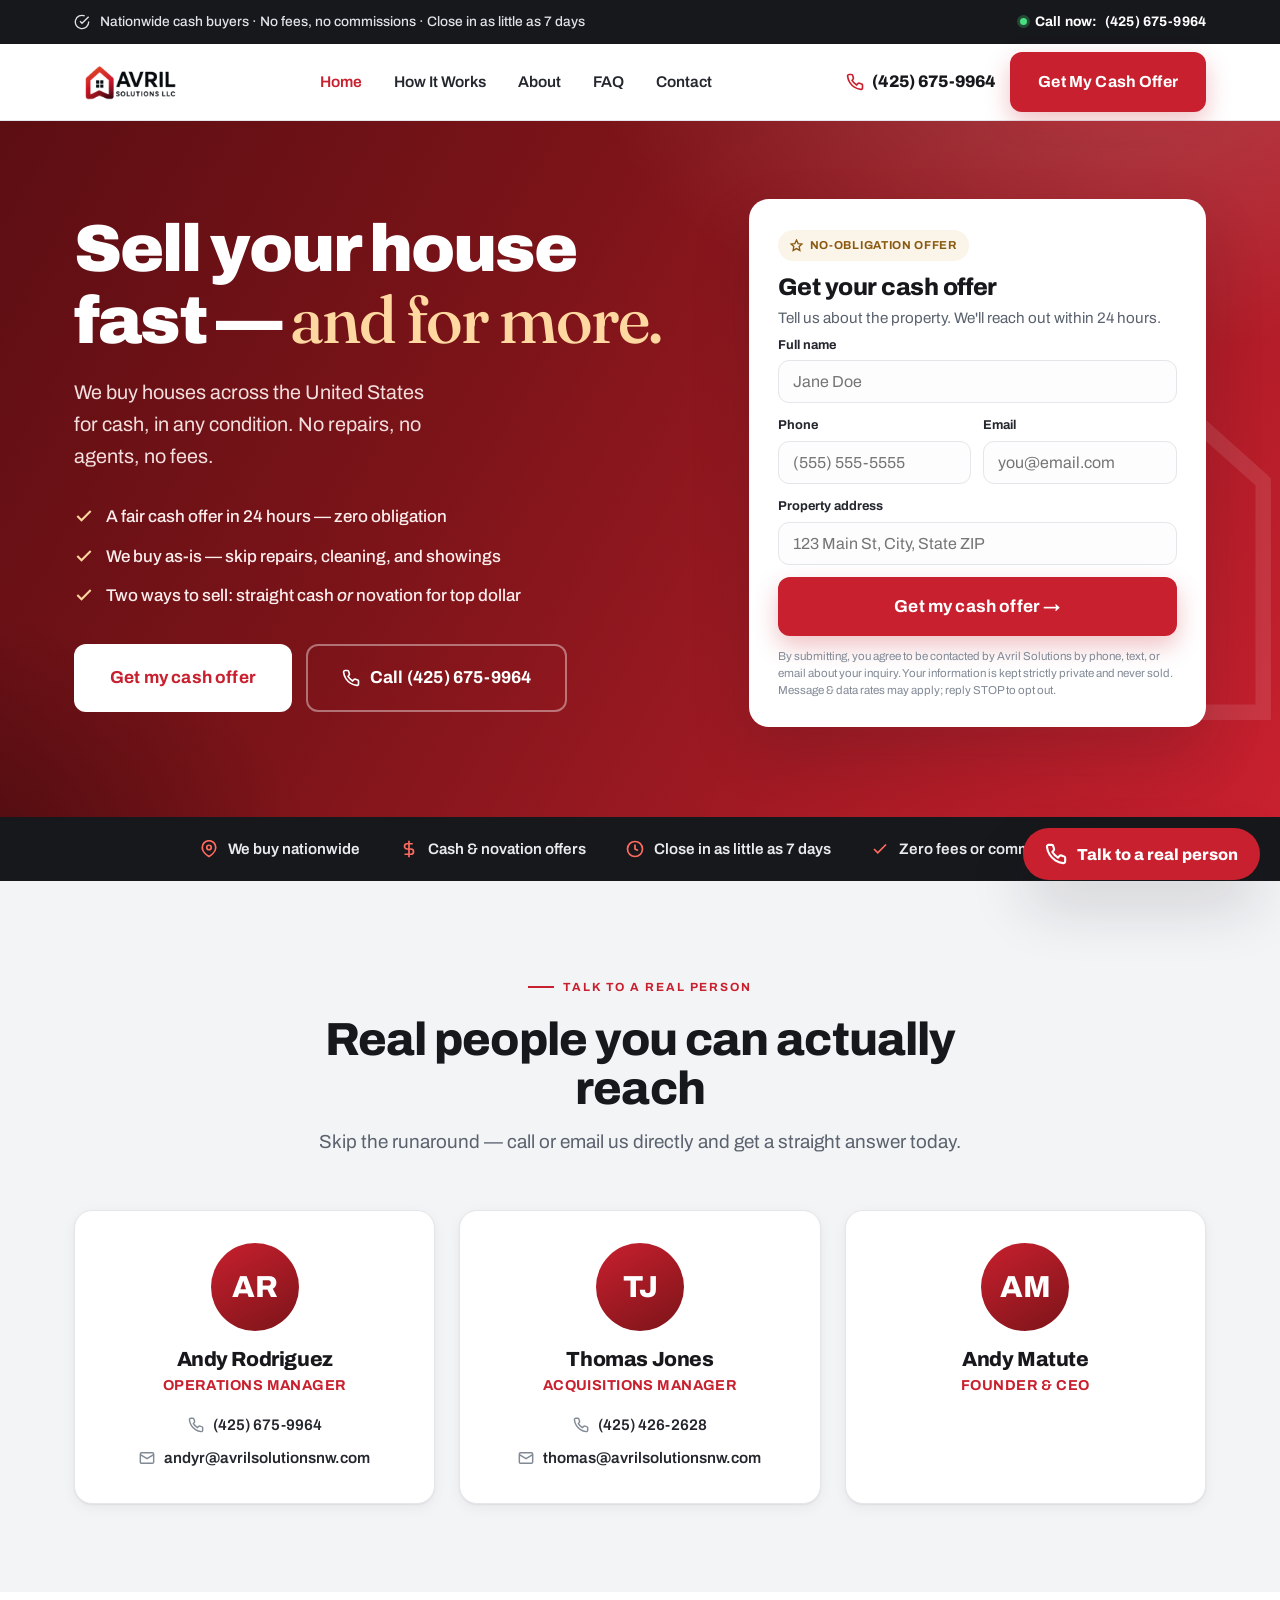
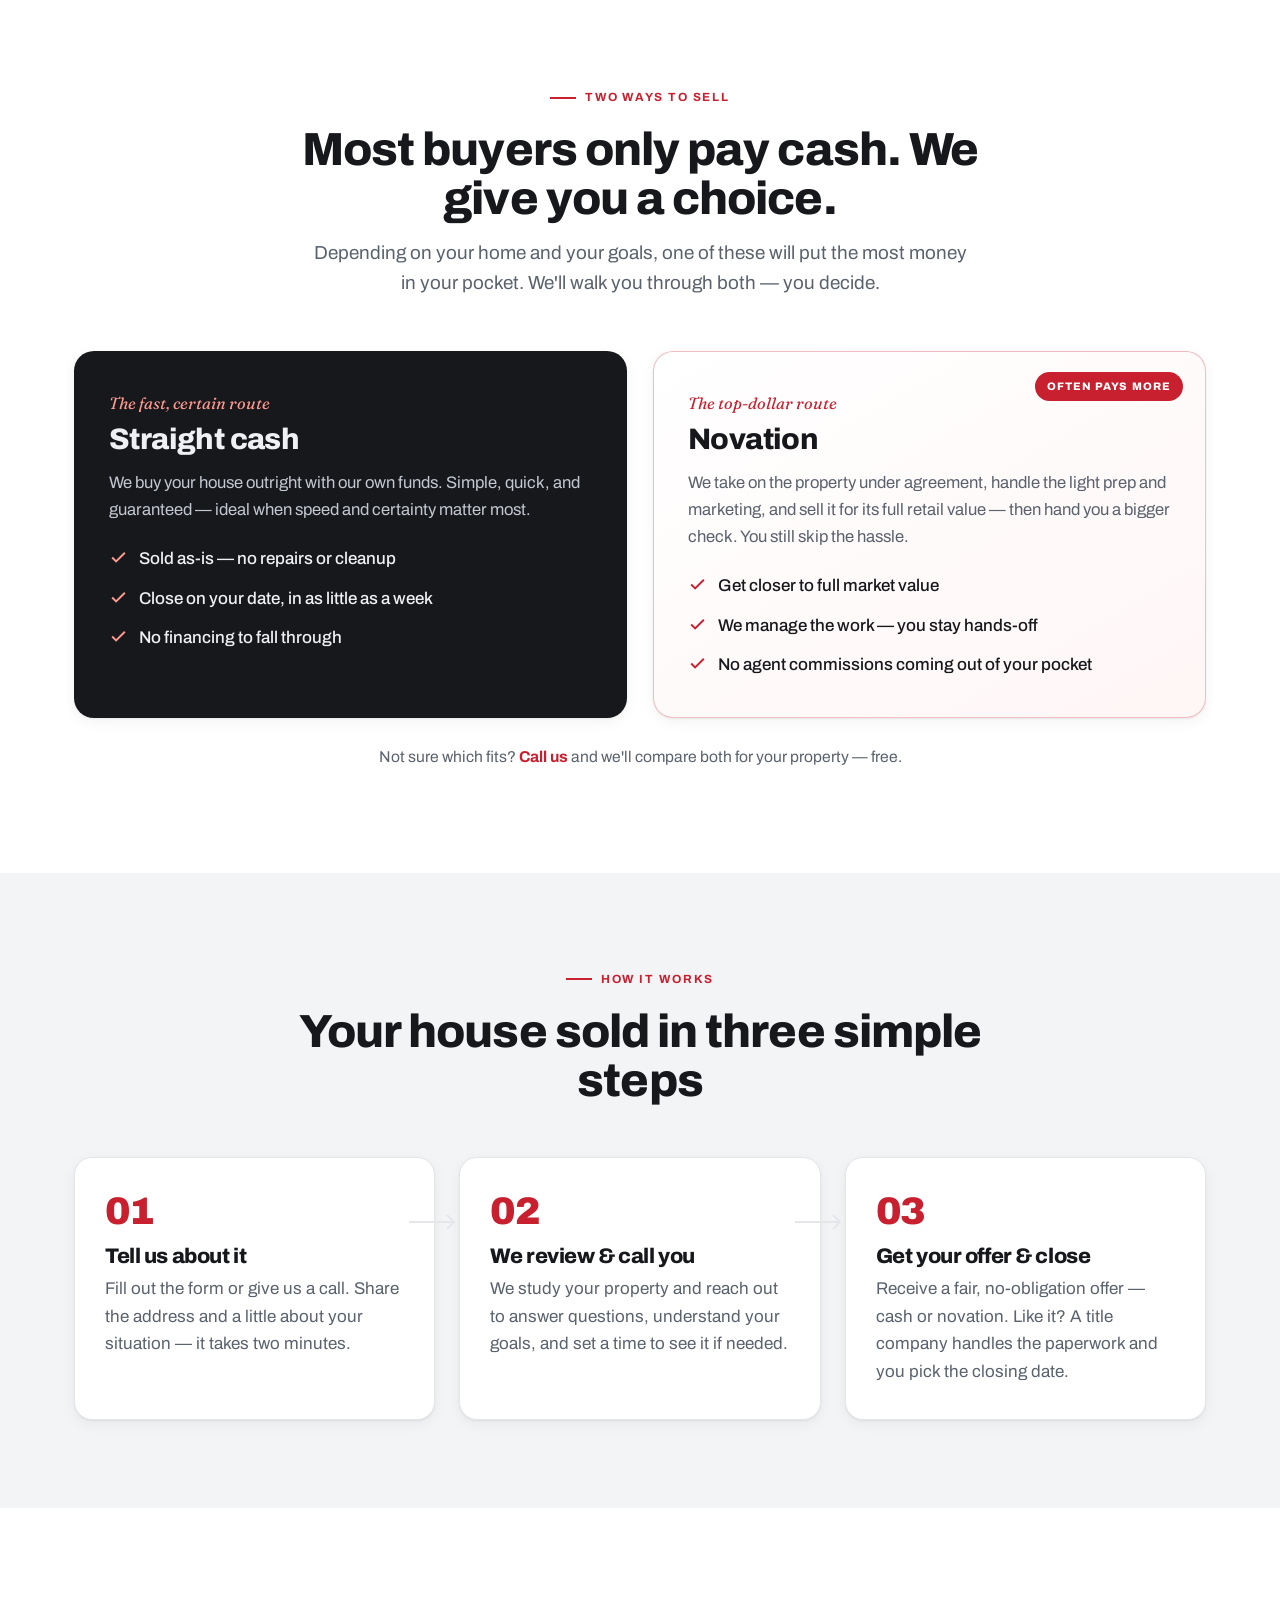
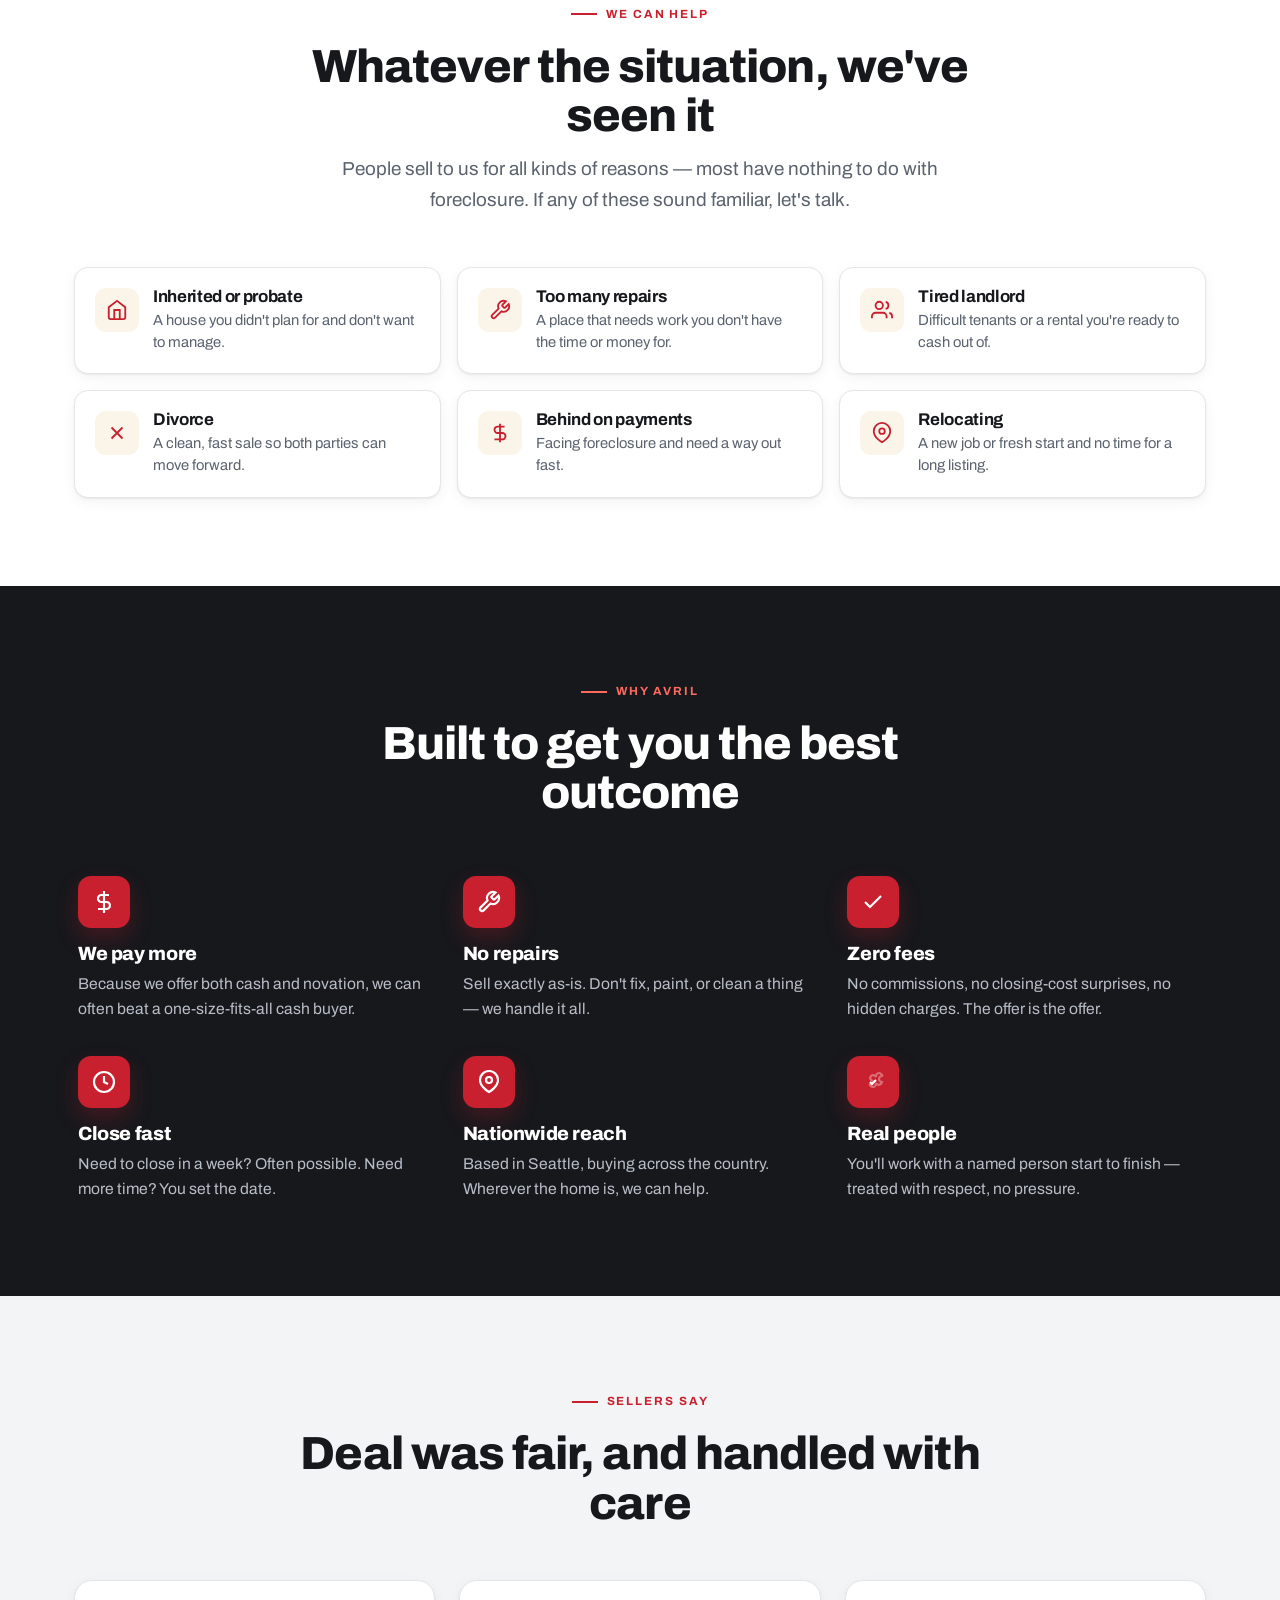
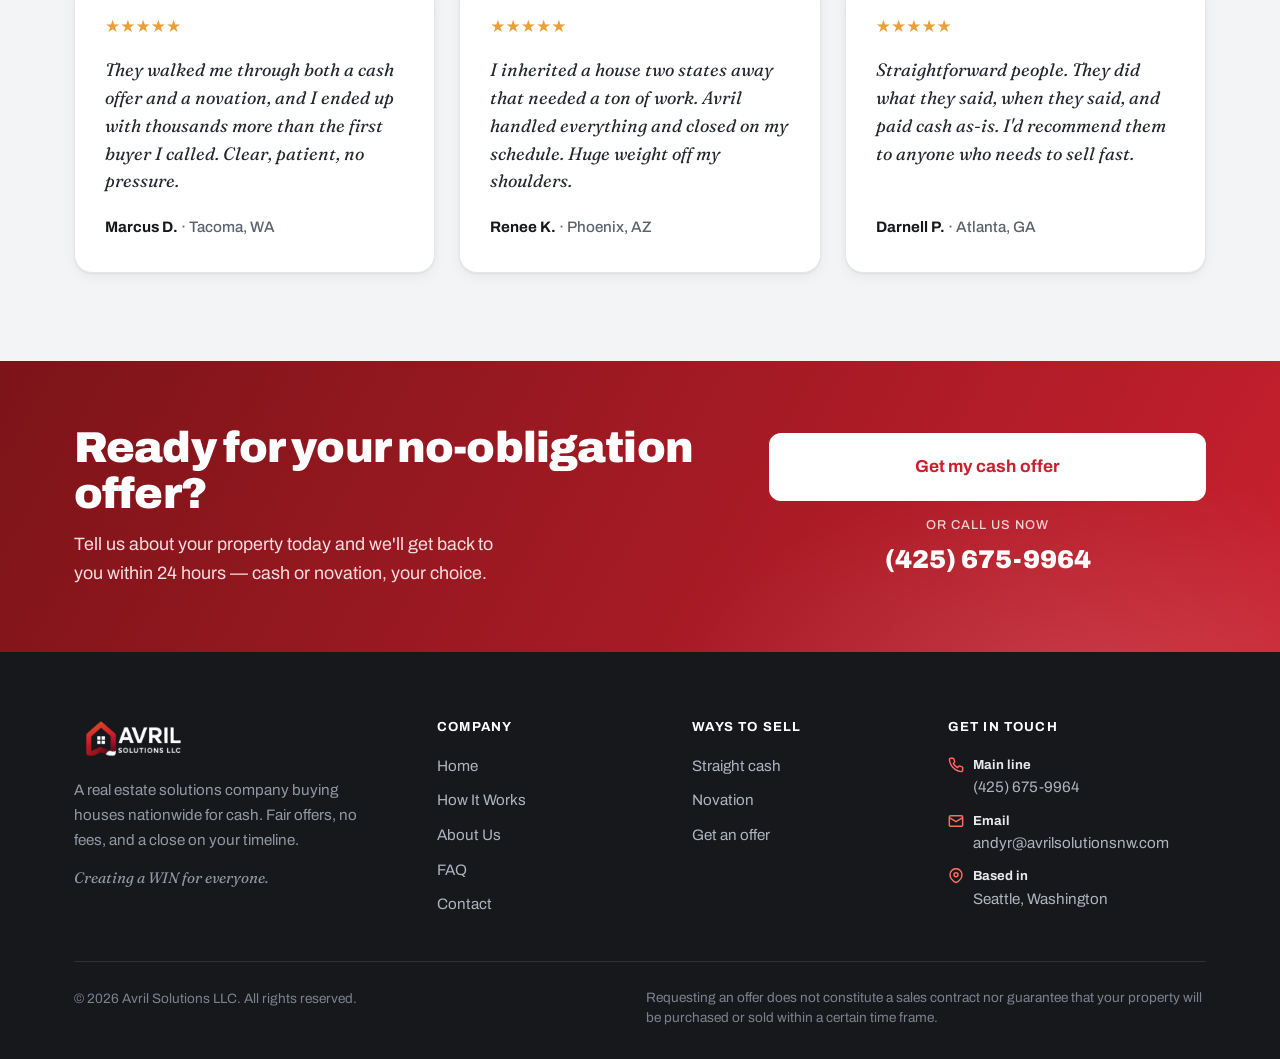
<file: index.html>
<!DOCTYPE html>
<html lang="en">
<head>
<meta charset="UTF-8" />
<meta name="viewport" content="width=device-width, initial-scale=1.0" />
<title>Avril Solutions LLC — We Buy Houses Nationwide for Cash</title>
<meta name="description" content="Avril Solutions buys houses across the U.S. for cash, in any condition. Get a fair, no-obligation offer — straight cash or novation for top dollar. Close on your timeline. Based in Seattle, WA." />
<link rel="preconnect" href="https://fonts.googleapis.com" />
<link rel="preconnect" href="https://fonts.gstatic.com" crossorigin />
<link href="https://fonts.googleapis.com/css2?family=Archivo:wght@400;500;600;700;800;900&family=Fraunces:ital,opsz,wght@0,9..144,500;0,9..144,600;1,9..144,400;1,9..144,500&display=swap" rel="stylesheet" />
<link rel="stylesheet" href="styles.css" />
</head>
<body>

<!-- ============ TOP BAR ============ -->
<div class="topbar">
  <div class="container">
    <div class="topbar__msg">
      <svg width="16" height="16" viewBox="0 0 24 24" fill="none" stroke="currentColor" stroke-width="2"><path d="M22 11.08V12a10 10 0 1 1-5.93-9.14"/><polyline points="22 4 12 14.01 9 11.01"/></svg>
      Nationwide cash buyers · No fees, no commissions · Close in as little as 7 days
    </div>
    <div class="topbar__phone">
      <span class="dot"></span> Call now:
      <a href="tel:+14256759964">(425) 675-9964</a>
    </div>
  </div>
</div>

<!-- ============ HEADER ============ -->
<header class="site-header">
  <div class="container">
    <a class="brand" href="index.html" aria-label="Avril Solutions home">
      <img src="assets/logo.png" alt="Avril Solutions LLC" />
    </a>
    <nav aria-label="Primary">
      <ul class="nav-menu" id="nav-menu">
        <li><a href="index.html" class="active">Home</a></li>
        <li><a href="how-it-works.html">How It Works</a></li>
        <li><a href="about.html">About</a></li>
        <li><a href="faq.html">FAQ</a></li>
        <li><a href="contact.html">Contact</a></li>
      </ul>
    </nav>
    <div class="header-cta">
      <a class="header-phone" href="tel:+14256759964">
        <svg width="18" height="18" viewBox="0 0 24 24" fill="none" stroke="currentColor" stroke-width="2.2"><path d="M22 16.92v3a2 2 0 0 1-2.18 2 19.79 19.79 0 0 1-8.63-3.07 19.5 19.5 0 0 1-6-6 19.79 19.79 0 0 1-3.07-8.67A2 2 0 0 1 4.11 2h3a2 2 0 0 1 2 1.72c.13.81.36 1.6.7 2.34a2 2 0 0 1-.45 2.11L8.09 9.91a16 16 0 0 0 6 6l1.74-1.74a2 2 0 0 1 2.11-.45c.74.34 1.53.57 2.34.7A2 2 0 0 1 22 16.92z"/></svg>
        (425) 675-9964
      </a>
      <a class="btn btn-primary" href="#offer">Get My Cash Offer</a>
      <button class="nav-toggle" aria-label="Menu" aria-expanded="false" aria-controls="nav-menu">
        <svg width="26" height="26" viewBox="0 0 24 24" fill="none" stroke="currentColor" stroke-width="2.2"><line x1="3" y1="6" x2="21" y2="6"/><line x1="3" y1="12" x2="21" y2="12"/><line x1="3" y1="18" x2="21" y2="18"/></svg>
      </button>
    </div>
  </div>
</header>

<!-- ============ HERO ============ -->
<section class="hero" id="offer">
  <svg class="hero__house" viewBox="0 0 100 100" fill="none" stroke="currentColor" stroke-width="2.4" aria-hidden="true">
    <path d="M12 52 L50 18 L88 52 L88 88 L12 88 Z"/>
    <path d="M12 52 L50 18 L88 52"/>
    <rect x="40" y="60" width="20" height="28"/>
  </svg>
  <div class="container">
    <div class="hero-grid">
      <div class="hero-copy reveal">
        <h1>Sell your house fast — <em>and for more.</em></h1>
        <p class="hero__sub">We buy houses across the United States for cash, in any condition. No repairs, no agents, no fees.</p>
        <ul class="hero__points">
          <li><svg width="20" height="20" viewBox="0 0 24 24" fill="none" stroke="currentColor" stroke-width="2.5"><polyline points="20 6 9 17 4 12"/></svg><span>A fair cash offer in 24 hours — zero obligation</span></li>
          <li><svg width="20" height="20" viewBox="0 0 24 24" fill="none" stroke="currentColor" stroke-width="2.5"><polyline points="20 6 9 17 4 12"/></svg><span>We buy as-is — skip repairs, cleaning, and showings</span></li>
          <li><svg width="20" height="20" viewBox="0 0 24 24" fill="none" stroke="currentColor" stroke-width="2.5"><polyline points="20 6 9 17 4 12"/></svg><span>Two ways to sell: straight cash <em>or</em> novation for top dollar</span></li>
        </ul>
        <div class="hero__actions">
          <a class="btn btn-lg" style="background:#fff;color:var(--brick)" href="#offer-form">Get my cash offer</a>
          <a class="btn btn-lg btn-ghost" href="tel:+14256759964">
            <svg width="18" height="18" viewBox="0 0 24 24" fill="none" stroke="currentColor" stroke-width="2.2"><path d="M22 16.92v3a2 2 0 0 1-2.18 2 19.79 19.79 0 0 1-8.63-3.07 19.5 19.5 0 0 1-6-6 19.79 19.79 0 0 1-3.07-8.67A2 2 0 0 1 4.11 2h3a2 2 0 0 1 2 1.72c.13.81.36 1.6.7 2.34a2 2 0 0 1-.45 2.11L8.09 9.91a16 16 0 0 0 6 6l1.74-1.74a2 2 0 0 1 2.11-.45c.74.34 1.53.57 2.34.7A2 2 0 0 1 22 16.92z"/></svg>
            Call (425) 675-9964
          </a>
        </div>
      </div>

      <div class="hero-form reveal" id="offer-form">
        <div class="offer-card">
          <span class="offer-card__badge">
            <svg width="13" height="13" viewBox="0 0 24 24" fill="none" stroke="currentColor" stroke-width="2.5"><path d="M12 2 15 8.5 22 9.3 17 14 18.2 21 12 17.6 5.8 21 7 14 2 9.3 9 8.5z"/></svg>
            No-obligation offer
          </span>
          <div class="offer-card__head">
            <h2>Get your cash offer</h2>
            <p>Tell us about the property. We'll reach out within 24 hours.</p>
          </div>
          <div class="form-success" role="status">
            Thanks, <span data-name>there</span>! Your request is in. Someone from our
            acquisitions team will call you shortly — or reach us now at
            <a href="tel:+14256759964" style="color:#1d6b34;text-decoration:underline">(425) 675-9964</a>.
          </div>
          <form data-lead novalidate action="https://formspree.io/f/xgojpebk" method="POST">
            <div class="field">
              <label for="h-name">Full name</label>
              <input id="h-name" name="name" type="text" autocomplete="name" placeholder="Jane Doe" required />
            </div>
            <div class="field-row">
              <div class="field">
                <label for="h-phone">Phone</label>
                <input id="h-phone" name="phone" type="tel" autocomplete="tel" placeholder="(555) 555-5555" required />
              </div>
              <div class="field">
                <label for="h-email">Email</label>
                <input id="h-email" name="email" type="email" autocomplete="email" placeholder="you@email.com" required />
              </div>
            </div>
            <div class="field">
              <label for="h-address">Property address</label>
              <input id="h-address" name="address" type="text" autocomplete="street-address" placeholder="123 Main St, City, State ZIP" required />
            </div>
            <input type="text" name="_gotcha" tabindex="-1" autocomplete="off" aria-hidden="true" style="position:absolute;left:-9999px" />
            <input type="hidden" name="_subject" value="New cash-offer lead — avrilsolutionsnw.com" />
            <button class="btn btn-primary btn-block btn-lg" type="submit">Get my cash offer →</button>
            <p class="form-fine">
              By submitting, you agree to be contacted by Avril Solutions by phone, text, or email about your inquiry. Your information is kept strictly private and never sold. Message &amp; data rates may apply; reply STOP to opt out.
            </p>
          </form>
        </div>
      </div>
    </div>
  </div>
</section>

<!-- ============ TRUST STRIP ============ -->
<div class="trust-strip">
  <div class="container">
    <span><svg width="18" height="18" viewBox="0 0 24 24" fill="none" stroke="currentColor" stroke-width="2.3"><path d="M21 10c0 7-9 12-9 12s-9-5-9-12a9 9 0 0 1 18 0z"/><circle cx="12" cy="10" r="3"/></svg> We buy nationwide</span>
    <span><svg width="18" height="18" viewBox="0 0 24 24" fill="none" stroke="currentColor" stroke-width="2.3"><line x1="12" y1="1" x2="12" y2="23"/><path d="M17 5H9.5a3.5 3.5 0 0 0 0 7h5a3.5 3.5 0 0 1 0 7H6"/></svg> Cash &amp; novation offers</span>
    <span><svg width="18" height="18" viewBox="0 0 24 24" fill="none" stroke="currentColor" stroke-width="2.3"><circle cx="12" cy="12" r="10"/><polyline points="12 6 12 12 16 14"/></svg> Close in as little as 7 days</span>
    <span><svg width="18" height="18" viewBox="0 0 24 24" fill="none" stroke="currentColor" stroke-width="2.3"><path d="M20 6 9 17l-5-5"/></svg> Zero fees or commissions</span>
  </div>
</div>

<!-- ============ TALK TO A REAL PERSON (TEAM) ============ -->
<section class="section mist">
  <div class="container">
    <div class="sec-head center reveal">
      <span class="eyebrow">Talk to a real person</span>
      <h2 class="h-lg">Real people you can actually reach</h2>
      <p class="lead" style="margin:14px auto 0">Skip the runaround — call or email us directly and get a straight answer today.</p>
    </div>
    <div class="team-grid reveal">
      <div class="member">
        <div class="member__avatar">AR</div>
        <h3>Andy Rodriguez</h3>
        <span class="member__role">Operations Manager</span>
        <div class="member__contact">
          <a href="tel:+14256759964"><svg width="16" height="16" viewBox="0 0 24 24" fill="none" stroke="currentColor" stroke-width="2.2"><path d="M22 16.92v3a2 2 0 0 1-2.18 2 19.79 19.79 0 0 1-8.63-3.07 19.5 19.5 0 0 1-6-6 19.79 19.79 0 0 1-3.07-8.67A2 2 0 0 1 4.11 2h3a2 2 0 0 1 2 1.72c.13.81.36 1.6.7 2.34a2 2 0 0 1-.45 2.11L8.09 9.91a16 16 0 0 0 6 6l1.74-1.74a2 2 0 0 1 2.11-.45c.74.34 1.53.57 2.34.7A2 2 0 0 1 22 16.92z"/></svg>(425) 675-9964</a>
          <a href="mailto:andyr@avrilsolutionsnw.com"><svg width="16" height="16" viewBox="0 0 24 24" fill="none" stroke="currentColor" stroke-width="2.2"><rect x="2" y="4" width="20" height="16" rx="2"/><path d="m22 7-10 6L2 7"/></svg>andyr@avrilsolutionsnw.com</a>
        </div>
      </div>
      <div class="member">
        <div class="member__avatar">TJ</div>
        <h3>Thomas Jones</h3>
        <span class="member__role">Acquisitions Manager</span>
        <div class="member__contact">
          <a href="tel:+14254262628"><svg width="16" height="16" viewBox="0 0 24 24" fill="none" stroke="currentColor" stroke-width="2.2"><path d="M22 16.92v3a2 2 0 0 1-2.18 2 19.79 19.79 0 0 1-8.63-3.07 19.5 19.5 0 0 1-6-6 19.79 19.79 0 0 1-3.07-8.67A2 2 0 0 1 4.11 2h3a2 2 0 0 1 2 1.72c.13.81.36 1.6.7 2.34a2 2 0 0 1-.45 2.11L8.09 9.91a16 16 0 0 0 6 6l1.74-1.74a2 2 0 0 1 2.11-.45c.74.34 1.53.57 2.34.7A2 2 0 0 1 22 16.92z"/></svg>(425) 426-2628</a>
          <a href="mailto:thomas@avrilsolutionsnw.com"><svg width="16" height="16" viewBox="0 0 24 24" fill="none" stroke="currentColor" stroke-width="2.2"><rect x="2" y="4" width="20" height="16" rx="2"/><path d="m22 7-10 6L2 7"/></svg>thomas@avrilsolutionsnw.com</a>
        </div>
      </div>
      <div class="member">
        <div class="member__avatar">AM</div>
        <h3>Andy Matute</h3>
        <span class="member__role">Founder &amp; CEO</span>
      </div>
    </div>
  </div>
</section>

<!-- ============ TWO WAYS (SIGNATURE) ============ -->
<section class="section">
  <div class="container">
    <div class="sec-head center reveal">
      <span class="eyebrow">Two ways to sell</span>
      <h2 class="h-lg">Most buyers only pay cash. We give you a choice.</h2>
      <p class="lead" style="margin:14px auto 0">Depending on your home and your goals, one of these will put the most money in your pocket. We'll walk you through both — you decide.</p>
    </div>
    <div class="ways reveal">
      <div class="way way--cash">
        <span class="way__tag">The fast, certain route</span>
        <h3>Straight cash</h3>
        <p class="way__desc">We buy your house outright with our own funds. Simple, quick, and guaranteed — ideal when speed and certainty matter most.</p>
        <ul class="way__list">
          <li><svg width="19" height="19" viewBox="0 0 24 24" fill="none" stroke="currentColor" stroke-width="2.4"><polyline points="20 6 9 17 4 12"/></svg>Sold as-is — no repairs or cleanup</li>
          <li><svg width="19" height="19" viewBox="0 0 24 24" fill="none" stroke="currentColor" stroke-width="2.4"><polyline points="20 6 9 17 4 12"/></svg>Close on your date, in as little as a week</li>
          <li><svg width="19" height="19" viewBox="0 0 24 24" fill="none" stroke="currentColor" stroke-width="2.4"><polyline points="20 6 9 17 4 12"/></svg>No financing to fall through</li>
        </ul>
      </div>
      <div class="way way--nova">
        <span class="way__best">Often pays more</span>
        <span class="way__tag">The top-dollar route</span>
        <h3>Novation</h3>
        <p class="way__desc">We take on the property under agreement, handle the light prep and marketing, and sell it for its full retail value — then hand you a bigger check. You still skip the hassle.</p>
        <ul class="way__list">
          <li><svg width="19" height="19" viewBox="0 0 24 24" fill="none" stroke="currentColor" stroke-width="2.4"><polyline points="20 6 9 17 4 12"/></svg>Get closer to full market value</li>
          <li><svg width="19" height="19" viewBox="0 0 24 24" fill="none" stroke="currentColor" stroke-width="2.4"><polyline points="20 6 9 17 4 12"/></svg>We manage the work — you stay hands-off</li>
          <li><svg width="19" height="19" viewBox="0 0 24 24" fill="none" stroke="currentColor" stroke-width="2.4"><polyline points="20 6 9 17 4 12"/></svg>No agent commissions coming out of your pocket</li>
        </ul>
      </div>
    </div>
    <p class="ways-note">Not sure which fits? <a href="tel:+14256759964" style="color:var(--brick);font-weight:700">Call us</a> and we'll compare both for your property — free.</p>
  </div>
</section>

<!-- ============ STEPS ============ -->
<section class="section mist">
  <div class="container">
    <div class="sec-head center reveal">
      <span class="eyebrow">How it works</span>
      <h2 class="h-lg">Your house sold in three simple steps</h2>
    </div>
    <div class="steps reveal">
      <div class="step">
        <span class="step__num">01</span>
        <h3>Tell us about it</h3>
        <p>Fill out the form or give us a call. Share the address and a little about your situation — it takes two minutes.</p>
        <svg class="step__line" width="50" height="24" viewBox="0 0 50 24" fill="none" stroke="currentColor" stroke-width="2"><path d="M0 12h44"/><path d="M38 5l7 7-7 7"/></svg>
      </div>
      <div class="step">
        <span class="step__num">02</span>
        <h3>We review &amp; call you</h3>
        <p>We study your property and reach out to answer questions, understand your goals, and set a time to see it if needed.</p>
        <svg class="step__line" width="50" height="24" viewBox="0 0 50 24" fill="none" stroke="currentColor" stroke-width="2"><path d="M0 12h44"/><path d="M38 5l7 7-7 7"/></svg>
      </div>
      <div class="step">
        <span class="step__num">03</span>
        <h3>Get your offer &amp; close</h3>
        <p>Receive a fair, no-obligation offer — cash or novation. Like it? A title company handles the paperwork and you pick the closing date.</p>
      </div>
    </div>
  </div>
</section>

<!-- ============ SITUATIONS ============ -->
<section class="section">
  <div class="container">
    <div class="sec-head center reveal">
      <span class="eyebrow">We can help</span>
      <h2 class="h-lg">Whatever the situation, we've seen it</h2>
      <p class="lead" style="margin:14px auto 0">People sell to us for all kinds of reasons — most have nothing to do with foreclosure. If any of these sound familiar, let's talk.</p>
    </div>
    <div class="sit-grid reveal">
      <div class="sit"><div class="sit__ic"><svg width="22" height="22" viewBox="0 0 24 24" fill="none" stroke="currentColor" stroke-width="2"><path d="M3 9l9-7 9 7v11a2 2 0 0 1-2 2H5a2 2 0 0 1-2-2z"/><polyline points="9 22 9 12 15 12 15 22"/></svg></div><div><h4>Inherited or probate</h4><p>A house you didn't plan for and don't want to manage.</p></div></div>
      <div class="sit"><div class="sit__ic"><svg width="22" height="22" viewBox="0 0 24 24" fill="none" stroke="currentColor" stroke-width="2"><path d="M14.7 6.3a1 1 0 0 0 0 1.4l1.6 1.6a1 1 0 0 0 1.4 0l3.77-3.77a6 6 0 0 1-7.94 7.94l-6.91 6.91a2.12 2.12 0 0 1-3-3l6.91-6.91a6 6 0 0 1 7.94-7.94l-3.76 3.76z"/></svg></div><div><h4>Too many repairs</h4><p>A place that needs work you don't have the time or money for.</p></div></div>
      <div class="sit"><div class="sit__ic"><svg width="22" height="22" viewBox="0 0 24 24" fill="none" stroke="currentColor" stroke-width="2"><path d="M17 21v-2a4 4 0 0 0-4-4H5a4 4 0 0 0-4 4v2"/><circle cx="9" cy="7" r="4"/><path d="M23 21v-2a4 4 0 0 0-3-3.87"/><path d="M16 3.13a4 4 0 0 1 0 7.75"/></svg></div><div><h4>Tired landlord</h4><p>Difficult tenants or a rental you're ready to cash out of.</p></div></div>
      <div class="sit"><div class="sit__ic"><svg width="22" height="22" viewBox="0 0 24 24" fill="none" stroke="currentColor" stroke-width="2"><path d="M18 6 6 18M6 6l12 12"/></svg></div><div><h4>Divorce</h4><p>A clean, fast sale so both parties can move forward.</p></div></div>
      <div class="sit"><div class="sit__ic"><svg width="22" height="22" viewBox="0 0 24 24" fill="none" stroke="currentColor" stroke-width="2"><path d="M12 2v20M17 5H9.5a3.5 3.5 0 0 0 0 7h5a3.5 3.5 0 0 1 0 7H6"/></svg></div><div><h4>Behind on payments</h4><p>Facing foreclosure and need a way out fast.</p></div></div>
      <div class="sit"><div class="sit__ic"><svg width="22" height="22" viewBox="0 0 24 24" fill="none" stroke="currentColor" stroke-width="2"><path d="M21 10c0 7-9 12-9 12s-9-5-9-12a9 9 0 0 1 18 0z"/><circle cx="12" cy="10" r="3"/></svg></div><div><h4>Relocating</h4><p>A new job or fresh start and no time for a long listing.</p></div></div>
    </div>
  </div>
</section>

<!-- ============ WHY US ============ -->
<section class="section ink-bg">
  <div class="container">
    <div class="sec-head center reveal">
      <span class="eyebrow">Why Avril</span>
      <h2 class="h-lg" style="color:#fff">Built to get you the best outcome</h2>
    </div>
    <div class="why-grid reveal">
      <div class="why-card"><div class="why-card__ic"><svg width="24" height="24" viewBox="0 0 24 24" fill="none" stroke="currentColor" stroke-width="2.2"><line x1="12" y1="1" x2="12" y2="23"/><path d="M17 5H9.5a3.5 3.5 0 0 0 0 7h5a3.5 3.5 0 0 1 0 7H6"/></svg></div><h4 style="color:#fff">We pay more</h4><p style="color:#b8bec8">Because we offer both cash and novation, we can often beat a one-size-fits-all cash buyer.</p></div>
      <div class="why-card"><div class="why-card__ic"><svg width="24" height="24" viewBox="0 0 24 24" fill="none" stroke="currentColor" stroke-width="2.2"><path d="M14.7 6.3a1 1 0 0 0 0 1.4l1.6 1.6a1 1 0 0 0 1.4 0l3.77-3.77a6 6 0 0 1-7.94 7.94l-6.91 6.91a2.12 2.12 0 0 1-3-3l6.91-6.91a6 6 0 0 1 7.94-7.94l-3.76 3.76z"/></svg></div><h4 style="color:#fff">No repairs</h4><p style="color:#b8bec8">Sell exactly as-is. Don't fix, paint, or clean a thing — we handle it all.</p></div>
      <div class="why-card"><div class="why-card__ic"><svg width="24" height="24" viewBox="0 0 24 24" fill="none" stroke="currentColor" stroke-width="2.2"><path d="M20 6 9 17l-5-5"/></svg></div><h4 style="color:#fff">Zero fees</h4><p style="color:#b8bec8">No commissions, no closing-cost surprises, no hidden charges. The offer is the offer.</p></div>
      <div class="why-card"><div class="why-card__ic"><svg width="24" height="24" viewBox="0 0 24 24" fill="none" stroke="currentColor" stroke-width="2.2"><circle cx="12" cy="12" r="10"/><polyline points="12 6 12 12 16 14"/></svg></div><h4 style="color:#fff">Close fast</h4><p style="color:#b8bec8">Need to close in a week? Often possible. Need more time? You set the date.</p></div>
      <div class="why-card"><div class="why-card__ic"><svg width="24" height="24" viewBox="0 0 24 24" fill="none" stroke="currentColor" stroke-width="2.2"><path d="M21 10c0 7-9 12-9 12s-9-5-9-12a9 9 0 0 1 18 0z"/><circle cx="12" cy="10" r="3"/></svg></div><h4 style="color:#fff">Nationwide reach</h4><p style="color:#b8bec8">Based in Seattle, buying across the country. Wherever the home is, we can help.</p></div>
      <div class="why-card"><div class="why-card__ic"><svg width="24" height="24" viewBox="0 0 24 24" fill="none" stroke="currentColor" stroke-width="2.2"><path d="M9 12l2 2 4-4"/><path d="M21 12c-1 0-3-1-3-3s2-3 3-3-1-3-3-3-3 2-3 3-2-1-3-1-3 2-3 3 2 3 3 3-2 3-3 3 1 3 3 3 3-2 3-3 2 1 3 1 3-2 3-3z" opacity=".35"/></svg></div><h4 style="color:#fff">Real people</h4><p style="color:#b8bec8">You'll work with a named person start to finish — treated with respect, no pressure.</p></div>
    </div>
  </div>
</section>

<!-- ============ TESTIMONIALS ============ -->
<section class="section mist">
  <div class="container">
    <div class="sec-head center reveal">
      <span class="eyebrow">Sellers say</span>
      <h2 class="h-lg">Deal was fair, and handled with care</h2>
    </div>
    <div class="quotes reveal">
      <div class="quote">
        <div class="quote__stars">★★★★★</div>
        <p class="quote__body">They walked me through both a cash offer and a novation, and I ended up with thousands more than the first buyer I called. Clear, patient, no pressure.</p>
        <div class="quote__who">Marcus D. <span>· Tacoma, WA</span></div>
      </div>
      <div class="quote">
        <div class="quote__stars">★★★★★</div>
        <p class="quote__body">I inherited a house two states away that needed a ton of work. Avril handled everything and closed on my schedule. Huge weight off my shoulders.</p>
        <div class="quote__who">Renee K. <span>· Phoenix, AZ</span></div>
      </div>
      <div class="quote">
        <div class="quote__stars">★★★★★</div>
        <p class="quote__body">Straightforward people. They did what they said, when they said, and paid cash as-is. I'd recommend them to anyone who needs to sell fast.</p>
        <div class="quote__who">Darnell P. <span>· Atlanta, GA</span></div>
      </div>
    </div>
  </div>
</section>

<!-- ============ CTA BAND ============ -->
<section class="cta-band section--tight">
  <div class="container">
    <div class="cta-band-grid">
      <div class="reveal">
        <h2>Ready for your no-obligation offer?</h2>
        <p>Tell us about your property today and we'll get back to you within 24 hours — cash or novation, your choice.</p>
      </div>
      <div class="cta-band__actions reveal">
        <a class="btn btn-lg" href="#offer-form">Get my cash offer</a>
        <div class="cta-band__phone"><small>Or call us now</small><a href="tel:+14256759964" style="color:#fff">(425) 675-9964</a></div>
      </div>
    </div>
  </div>
</section>

<!-- ============ FOOTER ============ -->
<footer class="footer">
  <div class="container">
    <div class="footer-grid">
      <div class="footer__brand">
        <img src="assets/logo-white.png" alt="Avril Solutions LLC" />
        <p>A real estate solutions company buying houses nationwide for cash. Fair offers, no fees, and a close on your timeline.</p>
        <p class="footer__slogan">Creating a WIN for everyone.</p>
      </div>
      <div>
        <h5>Company</h5>
        <ul>
          <li><a href="index.html">Home</a></li>
          <li><a href="how-it-works.html">How It Works</a></li>
          <li><a href="about.html">About Us</a></li>
          <li><a href="faq.html">FAQ</a></li>
          <li><a href="contact.html">Contact</a></li>
        </ul>
      </div>
      <div>
        <h5>Ways to sell</h5>
        <ul>
          <li><a href="how-it-works.html#cash">Straight cash</a></li>
          <li><a href="how-it-works.html#novation">Novation</a></li>
          <li><a href="#offer-form">Get an offer</a></li>
        </ul>
      </div>
      <div>
        <h5>Get in touch</h5>
        <ul class="footer__contact">
          <li><svg width="16" height="16" viewBox="0 0 24 24" fill="none" stroke="currentColor" stroke-width="2.2"><path d="M22 16.92v3a2 2 0 0 1-2.18 2 19.79 19.79 0 0 1-8.63-3.07 19.5 19.5 0 0 1-6-6 19.79 19.79 0 0 1-3.07-8.67A2 2 0 0 1 4.11 2h3a2 2 0 0 1 2 1.72c.13.81.36 1.6.7 2.34a2 2 0 0 1-.45 2.11L8.09 9.91a16 16 0 0 0 6 6l1.74-1.74a2 2 0 0 1 2.11-.45c.74.34 1.53.57 2.34.7A2 2 0 0 1 22 16.92z"/></svg><span><strong>Main line</strong><a href="tel:+14256759964">(425) 675-9964</a></span></li>
          <li><svg width="16" height="16" viewBox="0 0 24 24" fill="none" stroke="currentColor" stroke-width="2.2"><rect x="2" y="4" width="20" height="16" rx="2"/><path d="m22 7-10 6L2 7"/></svg><span><strong>Email</strong><a href="mailto:andyr@avrilsolutionsnw.com">andyr@avrilsolutionsnw.com</a></span></li>
          <li><svg width="16" height="16" viewBox="0 0 24 24" fill="none" stroke="currentColor" stroke-width="2.2"><path d="M21 10c0 7-9 12-9 12s-9-5-9-12a9 9 0 0 1 18 0z"/><circle cx="12" cy="10" r="3"/></svg><span><strong>Based in</strong><span>Seattle, Washington</span></span></li>
        </ul>
      </div>
    </div>
    <div class="footer-bottom">
      <div>© 2026 Avril Solutions LLC. All rights reserved.</div>
      <div class="disclaimer">Requesting an offer does not constitute a sales contract nor guarantee that your property will be purchased or sold within a certain time frame.</div>
    </div>
  </div>
</footer>

<!-- ============ FLOATING "TALK TO A REAL PERSON" ============ -->
<div class="talk-fab">
  <div class="talk-fab__panel" id="talkPanel" role="dialog" aria-label="Talk to a real person" hidden>
    <div class="talk-fab__top">
      <strong>Talk to a real person</strong>
      <button type="button" class="talk-fab__x" id="talkClose" aria-label="Close">&times;</button>
    </div>
    <p class="talk-fab__sub">We pick up — no bots, no waiting. Call now:</p>
    <a class="talk-fab__main" href="tel:+14256759964">
      <svg width="22" height="22" viewBox="0 0 24 24" fill="none" stroke="currentColor" stroke-width="2.3"><path d="M22 16.92v3a2 2 0 0 1-2.18 2 19.79 19.79 0 0 1-8.63-3.07 19.5 19.5 0 0 1-6-6 19.79 19.79 0 0 1-3.07-8.67A2 2 0 0 1 4.11 2h3a2 2 0 0 1 2 1.72c.13.81.36 1.6.7 2.34a2 2 0 0 1-.45 2.11L8.09 9.91a16 16 0 0 0 6 6l1.74-1.74a2 2 0 0 1 2.11-.45c.74.34 1.53.57 2.34.7A2 2 0 0 1 22 16.92z"/></svg>
      <span>Call now<b>(425) 675-9964</b></span>
    </a>
    <div class="talk-fab__people">
      <a href="tel:+14256759964"><b>Andy Rodriguez</b><small>Operations Manager · (425) 675-9964</small></a>
      <a href="tel:+14254262628"><b>Thomas Jones</b><small>Acquisitions Manager · (425) 426-2628</small></a>
    </div>
  </div>
  <button type="button" class="talk-fab__btn" id="talkToggle" aria-expanded="false" aria-controls="talkPanel">
    <span class="talk-fab__pulse" aria-hidden="true"></span>
    <svg width="22" height="22" viewBox="0 0 24 24" fill="none" stroke="currentColor" stroke-width="2.3"><path d="M22 16.92v3a2 2 0 0 1-2.18 2 19.79 19.79 0 0 1-8.63-3.07 19.5 19.5 0 0 1-6-6 19.79 19.79 0 0 1-3.07-8.67A2 2 0 0 1 4.11 2h3a2 2 0 0 1 2 1.72c.13.81.36 1.6.7 2.34a2 2 0 0 1-.45 2.11L8.09 9.91a16 16 0 0 0 6 6l1.74-1.74a2 2 0 0 1 2.11-.45c.74.34 1.53.57 2.34.7A2 2 0 0 1 22 16.92z"/></svg>
    <span class="talk-fab__label">Talk to a real person</span>
  </button>
</div>

<script src="script.js"></script>
</body>
</html>
</file>
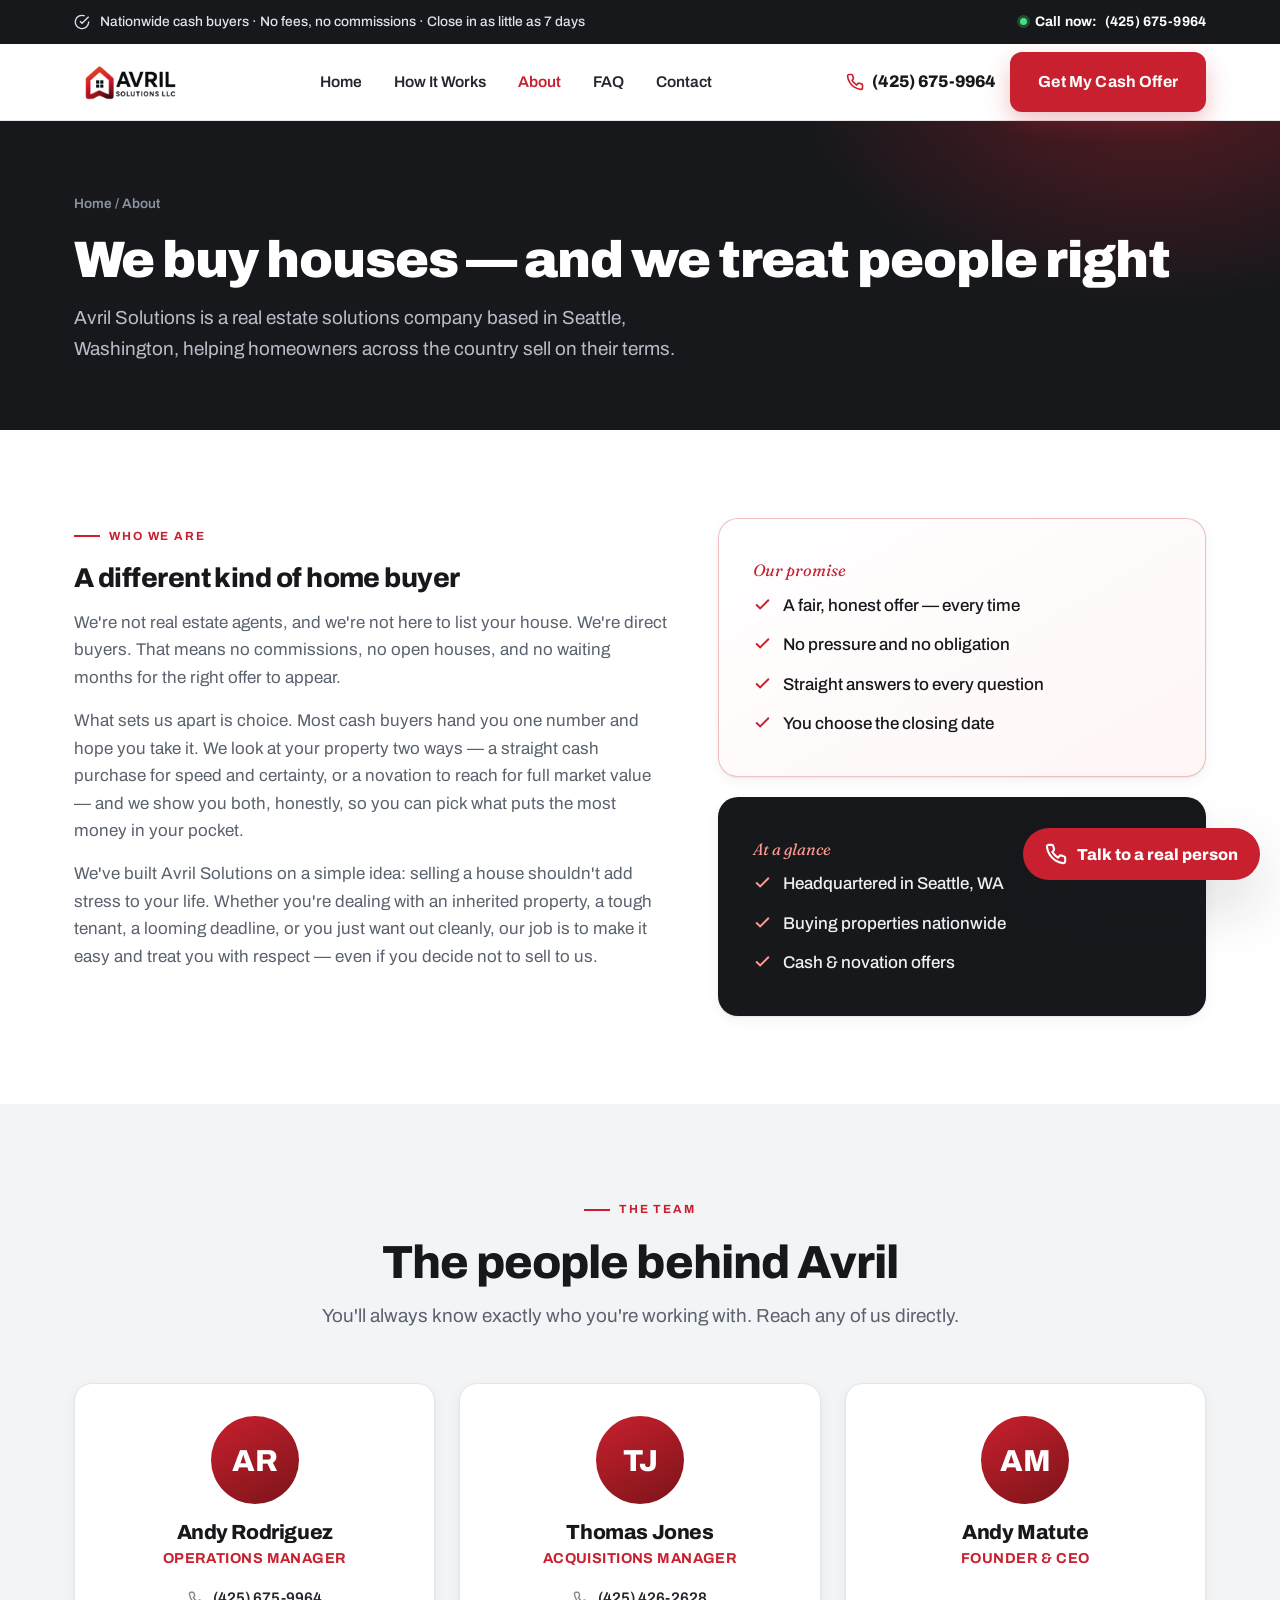
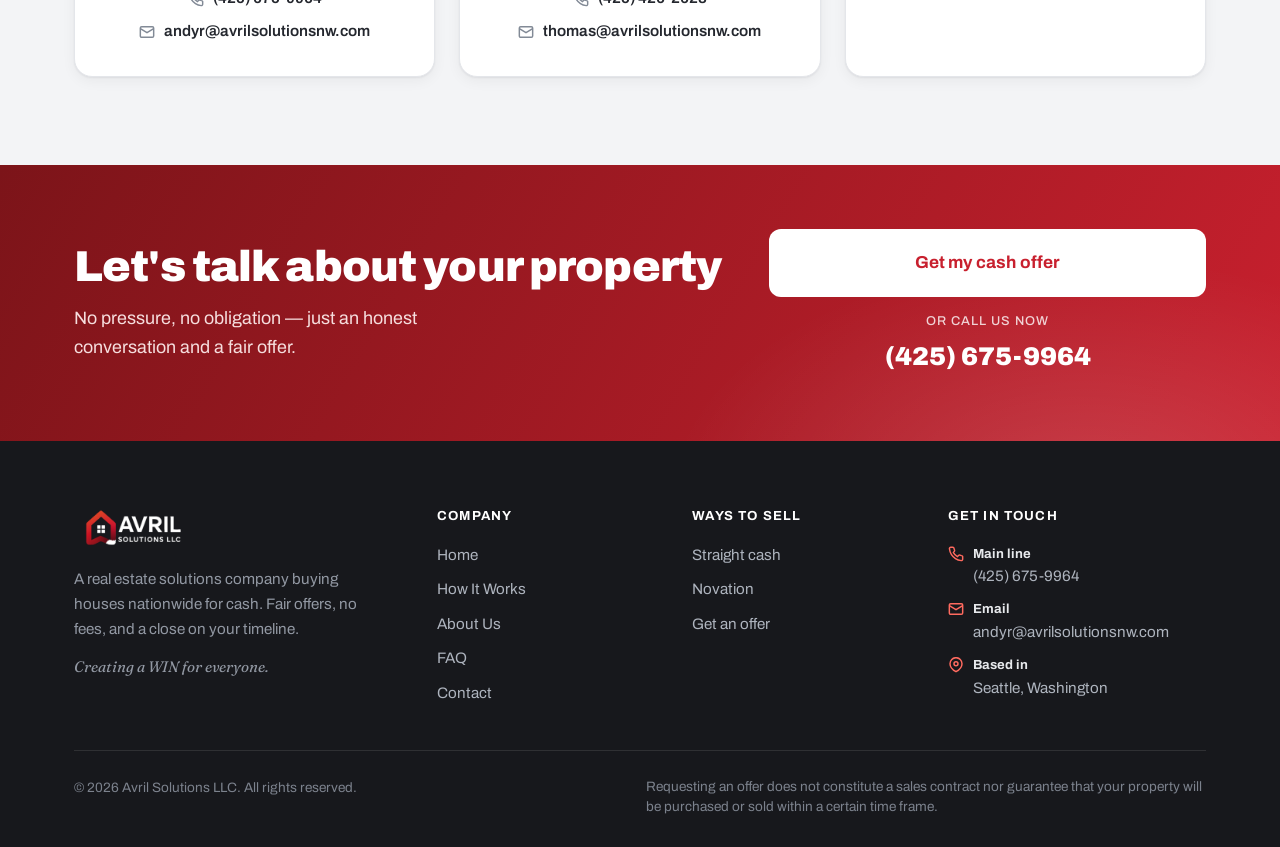
<file: about.html>
<!DOCTYPE html>
<html lang="en">
<head>
<meta charset="UTF-8" />
<meta name="viewport" content="width=device-width, initial-scale=1.0" />
<title>About Us — Avril Solutions LLC</title>
<meta name="description" content="Avril Solutions is a Seattle-based real estate solutions company buying houses nationwide for cash. Meet the team and learn how we help homeowners sell fast and fair." />
<link rel="preconnect" href="https://fonts.googleapis.com" />
<link rel="preconnect" href="https://fonts.gstatic.com" crossorigin />
<link href="https://fonts.googleapis.com/css2?family=Archivo:wght@400;500;600;700;800;900&family=Fraunces:ital,opsz,wght@0,9..144,500;0,9..144,600;1,9..144,400;1,9..144,500&display=swap" rel="stylesheet" />
<link rel="stylesheet" href="styles.css" />
</head>
<body>

<div class="topbar">
  <div class="container">
    <div class="topbar__msg">
      <svg width="16" height="16" viewBox="0 0 24 24" fill="none" stroke="currentColor" stroke-width="2"><path d="M22 11.08V12a10 10 0 1 1-5.93-9.14"/><polyline points="22 4 12 14.01 9 11.01"/></svg>
      Nationwide cash buyers · No fees, no commissions · Close in as little as 7 days
    </div>
    <div class="topbar__phone"><span class="dot"></span> Call now: <a href="tel:+14256759964">(425) 675-9964</a></div>
  </div>
</div>

<header class="site-header">
  <div class="container">
    <a class="brand" href="index.html" aria-label="Avril Solutions home"><img src="assets/logo.png" alt="Avril Solutions LLC" /></a>
    <nav aria-label="Primary">
      <ul class="nav-menu" id="nav-menu">
        <li><a href="index.html">Home</a></li>
        <li><a href="how-it-works.html">How It Works</a></li>
        <li><a href="about.html" class="active">About</a></li>
        <li><a href="faq.html">FAQ</a></li>
        <li><a href="contact.html">Contact</a></li>
      </ul>
    </nav>
    <div class="header-cta">
      <a class="header-phone" href="tel:+14256759964"><svg width="18" height="18" viewBox="0 0 24 24" fill="none" stroke="currentColor" stroke-width="2.2"><path d="M22 16.92v3a2 2 0 0 1-2.18 2 19.79 19.79 0 0 1-8.63-3.07 19.5 19.5 0 0 1-6-6 19.79 19.79 0 0 1-3.07-8.67A2 2 0 0 1 4.11 2h3a2 2 0 0 1 2 1.72c.13.81.36 1.6.7 2.34a2 2 0 0 1-.45 2.11L8.09 9.91a16 16 0 0 0 6 6l1.74-1.74a2 2 0 0 1 2.11-.45c.74.34 1.53.57 2.34.7A2 2 0 0 1 22 16.92z"/></svg>(425) 675-9964</a>
      <a class="btn btn-primary" href="contact.html">Get My Cash Offer</a>
      <button class="nav-toggle" aria-label="Menu" aria-expanded="false" aria-controls="nav-menu"><svg width="26" height="26" viewBox="0 0 24 24" fill="none" stroke="currentColor" stroke-width="2.2"><line x1="3" y1="6" x2="21" y2="6"/><line x1="3" y1="12" x2="21" y2="12"/><line x1="3" y1="18" x2="21" y2="18"/></svg></button>
    </div>
  </div>
</header>

<section class="page-hero">
  <div class="container">
    <div class="crumbs"><a href="index.html">Home</a> / About</div>
    <h1>We buy houses — and we treat people right</h1>
    <p>Avril Solutions is a real estate solutions company based in Seattle, Washington, helping homeowners across the country sell on their terms.</p>
  </div>
</section>

<section class="section">
  <div class="container">
    <div class="split">
      <div class="prose reveal">
        <span class="eyebrow">Who we are</span>
        <h2 class="h-md" style="margin:0 0 16px">A different kind of home buyer</h2>
        <p>We're not real estate agents, and we're not here to list your house. We're direct buyers. That means no commissions, no open houses, and no waiting months for the right offer to appear.</p>
        <p>What sets us apart is choice. Most cash buyers hand you one number and hope you take it. We look at your property two ways — a straight cash purchase for speed and certainty, or a novation to reach for full market value — and we show you both, honestly, so you can pick what puts the most money in your pocket.</p>
        <p>We've built Avril Solutions on a simple idea: selling a house shouldn't add stress to your life. Whether you're dealing with an inherited property, a tough tenant, a looming deadline, or you just want out cleanly, our job is to make it easy and treat you with respect — even if you decide not to sell to us.</p>
      </div>
      <div class="reveal">
        <div class="way way--nova" style="margin-bottom:20px">
          <span class="way__tag">Our promise</span>
          <ul class="way__list" style="margin-top:8px">
            <li><svg width="19" height="19" viewBox="0 0 24 24" fill="none" stroke="currentColor" stroke-width="2.4"><polyline points="20 6 9 17 4 12"/></svg>A fair, honest offer — every time</li>
            <li><svg width="19" height="19" viewBox="0 0 24 24" fill="none" stroke="currentColor" stroke-width="2.4"><polyline points="20 6 9 17 4 12"/></svg>No pressure and no obligation</li>
            <li><svg width="19" height="19" viewBox="0 0 24 24" fill="none" stroke="currentColor" stroke-width="2.4"><polyline points="20 6 9 17 4 12"/></svg>Straight answers to every question</li>
            <li><svg width="19" height="19" viewBox="0 0 24 24" fill="none" stroke="currentColor" stroke-width="2.4"><polyline points="20 6 9 17 4 12"/></svg>You choose the closing date</li>
          </ul>
        </div>
        <div class="way way--cash">
          <span class="way__tag">At a glance</span>
          <ul class="way__list" style="margin-top:8px">
            <li><svg width="19" height="19" viewBox="0 0 24 24" fill="none" stroke="currentColor" stroke-width="2.4"><polyline points="20 6 9 17 4 12"/></svg>Headquartered in Seattle, WA</li>
            <li><svg width="19" height="19" viewBox="0 0 24 24" fill="none" stroke="currentColor" stroke-width="2.4"><polyline points="20 6 9 17 4 12"/></svg>Buying properties nationwide</li>
            <li><svg width="19" height="19" viewBox="0 0 24 24" fill="none" stroke="currentColor" stroke-width="2.4"><polyline points="20 6 9 17 4 12"/></svg>Cash &amp; novation offers</li>
          </ul>
        </div>
      </div>
    </div>
  </div>
</section>

<!-- team -->
<section class="section mist">
  <div class="container">
    <div class="sec-head center reveal">
      <span class="eyebrow">The team</span>
      <h2 class="h-lg">The people behind Avril</h2>
      <p class="lead" style="margin:14px auto 0">You'll always know exactly who you're working with. Reach any of us directly.</p>
    </div>
    <div class="team-grid reveal">
      <div class="member">
        <div class="member__avatar">AR</div>
        <h3>Andy Rodriguez</h3>
        <span class="member__role">Operations Manager</span>
        <div class="member__contact">
          <a href="tel:+14256759964"><svg width="16" height="16" viewBox="0 0 24 24" fill="none" stroke="currentColor" stroke-width="2.2"><path d="M22 16.92v3a2 2 0 0 1-2.18 2 19.79 19.79 0 0 1-8.63-3.07 19.5 19.5 0 0 1-6-6 19.79 19.79 0 0 1-3.07-8.67A2 2 0 0 1 4.11 2h3a2 2 0 0 1 2 1.72c.13.81.36 1.6.7 2.34a2 2 0 0 1-.45 2.11L8.09 9.91a16 16 0 0 0 6 6l1.74-1.74a2 2 0 0 1 2.11-.45c.74.34 1.53.57 2.34.7A2 2 0 0 1 22 16.92z"/></svg>(425) 675-9964</a>
          <a href="mailto:andyr@avrilsolutionsnw.com"><svg width="16" height="16" viewBox="0 0 24 24" fill="none" stroke="currentColor" stroke-width="2.2"><rect x="2" y="4" width="20" height="16" rx="2"/><path d="m22 7-10 6L2 7"/></svg>andyr@avrilsolutionsnw.com</a>
        </div>
      </div>
      <div class="member">
        <div class="member__avatar">TJ</div>
        <h3>Thomas Jones</h3>
        <span class="member__role">Acquisitions Manager</span>
        <div class="member__contact">
          <a href="tel:+14254262628"><svg width="16" height="16" viewBox="0 0 24 24" fill="none" stroke="currentColor" stroke-width="2.2"><path d="M22 16.92v3a2 2 0 0 1-2.18 2 19.79 19.79 0 0 1-8.63-3.07 19.5 19.5 0 0 1-6-6 19.79 19.79 0 0 1-3.07-8.67A2 2 0 0 1 4.11 2h3a2 2 0 0 1 2 1.72c.13.81.36 1.6.7 2.34a2 2 0 0 1-.45 2.11L8.09 9.91a16 16 0 0 0 6 6l1.74-1.74a2 2 0 0 1 2.11-.45c.74.34 1.53.57 2.34.7A2 2 0 0 1 22 16.92z"/></svg>(425) 426-2628</a>
          <a href="mailto:thomas@avrilsolutionsnw.com"><svg width="16" height="16" viewBox="0 0 24 24" fill="none" stroke="currentColor" stroke-width="2.2"><rect x="2" y="4" width="20" height="16" rx="2"/><path d="m22 7-10 6L2 7"/></svg>thomas@avrilsolutionsnw.com</a>
        </div>
      </div>
      <div class="member">
        <div class="member__avatar">AM</div>
        <h3>Andy Matute</h3>
        <span class="member__role">Founder &amp; CEO</span>
      </div>
    </div>
  </div>
</section>

<section class="cta-band section--tight">
  <div class="container">
    <div class="cta-band-grid">
      <div class="reveal"><h2>Let's talk about your property</h2><p>No pressure, no obligation — just an honest conversation and a fair offer.</p></div>
      <div class="cta-band__actions reveal">
        <a class="btn btn-lg" href="contact.html">Get my cash offer</a>
        <div class="cta-band__phone"><small>Or call us now</small><a href="tel:+14256759964" style="color:#fff">(425) 675-9964</a></div>
      </div>
    </div>
  </div>
</section>

<footer class="footer">
  <div class="container">
    <div class="footer-grid">
      <div class="footer__brand"><img src="assets/logo-white.png" alt="Avril Solutions LLC" /><p>A real estate solutions company buying houses nationwide for cash. Fair offers, no fees, and a close on your timeline.</p><p class="footer__slogan">Creating a WIN for everyone.</p></div>
      <div><h5>Company</h5><ul><li><a href="index.html">Home</a></li><li><a href="how-it-works.html">How It Works</a></li><li><a href="about.html">About Us</a></li><li><a href="faq.html">FAQ</a></li><li><a href="contact.html">Contact</a></li></ul></div>
      <div><h5>Ways to sell</h5><ul><li><a href="how-it-works.html#cash">Straight cash</a></li><li><a href="how-it-works.html#novation">Novation</a></li><li><a href="contact.html">Get an offer</a></li></ul></div>
      <div><h5>Get in touch</h5>
        <ul class="footer__contact">
          <li><svg width="16" height="16" viewBox="0 0 24 24" fill="none" stroke="currentColor" stroke-width="2.2"><path d="M22 16.92v3a2 2 0 0 1-2.18 2 19.79 19.79 0 0 1-8.63-3.07 19.5 19.5 0 0 1-6-6 19.79 19.79 0 0 1-3.07-8.67A2 2 0 0 1 4.11 2h3a2 2 0 0 1 2 1.72c.13.81.36 1.6.7 2.34a2 2 0 0 1-.45 2.11L8.09 9.91a16 16 0 0 0 6 6l1.74-1.74a2 2 0 0 1 2.11-.45c.74.34 1.53.57 2.34.7A2 2 0 0 1 22 16.92z"/></svg><span><strong>Main line</strong><a href="tel:+14256759964">(425) 675-9964</a></span></li>
          <li><svg width="16" height="16" viewBox="0 0 24 24" fill="none" stroke="currentColor" stroke-width="2.2"><rect x="2" y="4" width="20" height="16" rx="2"/><path d="m22 7-10 6L2 7"/></svg><span><strong>Email</strong><a href="mailto:andyr@avrilsolutionsnw.com">andyr@avrilsolutionsnw.com</a></span></li>
          <li><svg width="16" height="16" viewBox="0 0 24 24" fill="none" stroke="currentColor" stroke-width="2.2"><path d="M21 10c0 7-9 12-9 12s-9-5-9-12a9 9 0 0 1 18 0z"/><circle cx="12" cy="10" r="3"/></svg><span><strong>Based in</strong><span>Seattle, Washington</span></span></li>
        </ul>
      </div>
    </div>
    <div class="footer-bottom">
      <div>© 2026 Avril Solutions LLC. All rights reserved.</div>
      <div class="disclaimer">Requesting an offer does not constitute a sales contract nor guarantee that your property will be purchased or sold within a certain time frame.</div>
    </div>
  </div>
</footer>

<!-- ============ FLOATING "TALK TO A REAL PERSON" ============ -->
<div class="talk-fab">
  <div class="talk-fab__panel" id="talkPanel" role="dialog" aria-label="Talk to a real person" hidden>
    <div class="talk-fab__top">
      <strong>Talk to a real person</strong>
      <button type="button" class="talk-fab__x" id="talkClose" aria-label="Close">&times;</button>
    </div>
    <p class="talk-fab__sub">We pick up — no bots, no waiting. Call now:</p>
    <a class="talk-fab__main" href="tel:+14256759964">
      <svg width="22" height="22" viewBox="0 0 24 24" fill="none" stroke="currentColor" stroke-width="2.3"><path d="M22 16.92v3a2 2 0 0 1-2.18 2 19.79 19.79 0 0 1-8.63-3.07 19.5 19.5 0 0 1-6-6 19.79 19.79 0 0 1-3.07-8.67A2 2 0 0 1 4.11 2h3a2 2 0 0 1 2 1.72c.13.81.36 1.6.7 2.34a2 2 0 0 1-.45 2.11L8.09 9.91a16 16 0 0 0 6 6l1.74-1.74a2 2 0 0 1 2.11-.45c.74.34 1.53.57 2.34.7A2 2 0 0 1 22 16.92z"/></svg>
      <span>Call now<b>(425) 675-9964</b></span>
    </a>
    <div class="talk-fab__people">
      <a href="tel:+14256759964"><b>Andy Rodriguez</b><small>Operations Manager · (425) 675-9964</small></a>
      <a href="tel:+14254262628"><b>Thomas Jones</b><small>Acquisitions Manager · (425) 426-2628</small></a>
    </div>
  </div>
  <button type="button" class="talk-fab__btn" id="talkToggle" aria-expanded="false" aria-controls="talkPanel">
    <span class="talk-fab__pulse" aria-hidden="true"></span>
    <svg width="22" height="22" viewBox="0 0 24 24" fill="none" stroke="currentColor" stroke-width="2.3"><path d="M22 16.92v3a2 2 0 0 1-2.18 2 19.79 19.79 0 0 1-8.63-3.07 19.5 19.5 0 0 1-6-6 19.79 19.79 0 0 1-3.07-8.67A2 2 0 0 1 4.11 2h3a2 2 0 0 1 2 1.72c.13.81.36 1.6.7 2.34a2 2 0 0 1-.45 2.11L8.09 9.91a16 16 0 0 0 6 6l1.74-1.74a2 2 0 0 1 2.11-.45c.74.34 1.53.57 2.34.7A2 2 0 0 1 22 16.92z"/></svg>
    <span class="talk-fab__label">Talk to a real person</span>
  </button>
</div>

<script src="script.js"></script>
</body>
</html>
</file>
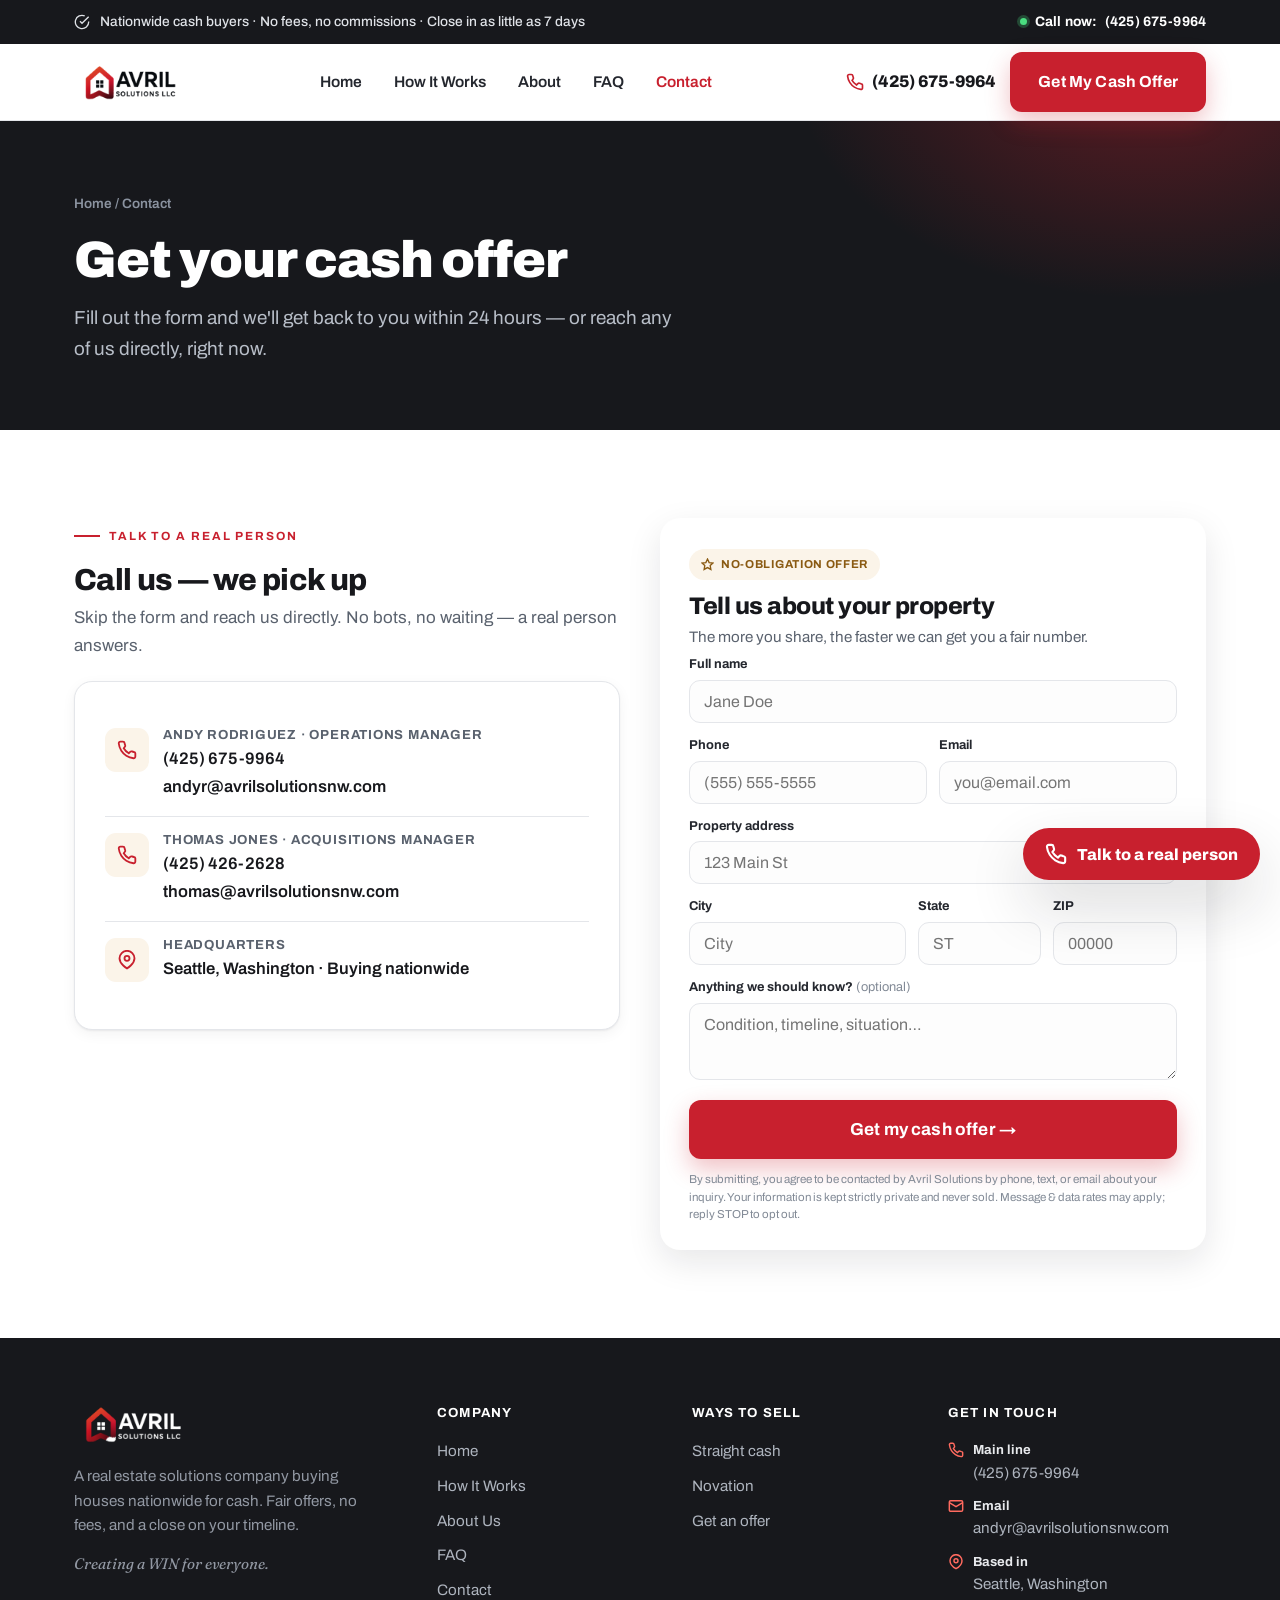
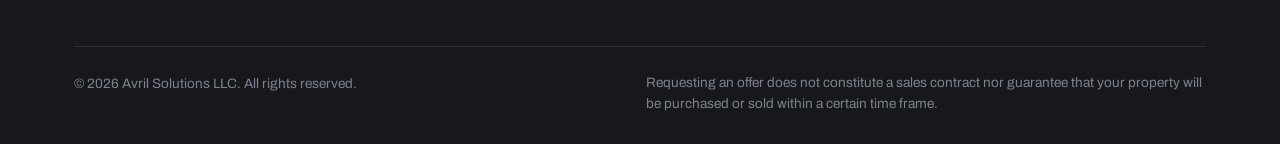
<file: contact.html>
<!DOCTYPE html>
<html lang="en">
<head>
<meta charset="UTF-8" />
<meta name="viewport" content="width=device-width, initial-scale=1.0" />
<title>Contact Us — Avril Solutions LLC</title>
<meta name="description" content="Get your no-obligation cash offer from Avril Solutions. Call, email, or fill out the form and we'll get back to you within 24 hours." />
<link rel="preconnect" href="https://fonts.googleapis.com" />
<link rel="preconnect" href="https://fonts.gstatic.com" crossorigin />
<link href="https://fonts.googleapis.com/css2?family=Archivo:wght@400;500;600;700;800;900&family=Fraunces:ital,opsz,wght@0,9..144,500;0,9..144,600;1,9..144,400;1,9..144,500&display=swap" rel="stylesheet" />
<link rel="stylesheet" href="styles.css" />
</head>
<body>

<div class="topbar">
  <div class="container">
    <div class="topbar__msg">
      <svg width="16" height="16" viewBox="0 0 24 24" fill="none" stroke="currentColor" stroke-width="2"><path d="M22 11.08V12a10 10 0 1 1-5.93-9.14"/><polyline points="22 4 12 14.01 9 11.01"/></svg>
      Nationwide cash buyers · No fees, no commissions · Close in as little as 7 days
    </div>
    <div class="topbar__phone"><span class="dot"></span> Call now: <a href="tel:+14256759964">(425) 675-9964</a></div>
  </div>
</div>

<header class="site-header">
  <div class="container">
    <a class="brand" href="index.html" aria-label="Avril Solutions home"><img src="assets/logo.png" alt="Avril Solutions LLC" /></a>
    <nav aria-label="Primary">
      <ul class="nav-menu" id="nav-menu">
        <li><a href="index.html">Home</a></li>
        <li><a href="how-it-works.html">How It Works</a></li>
        <li><a href="about.html">About</a></li>
        <li><a href="faq.html">FAQ</a></li>
        <li><a href="contact.html" class="active">Contact</a></li>
      </ul>
    </nav>
    <div class="header-cta">
      <a class="header-phone" href="tel:+14256759964"><svg width="18" height="18" viewBox="0 0 24 24" fill="none" stroke="currentColor" stroke-width="2.2"><path d="M22 16.92v3a2 2 0 0 1-2.18 2 19.79 19.79 0 0 1-8.63-3.07 19.5 19.5 0 0 1-6-6 19.79 19.79 0 0 1-3.07-8.67A2 2 0 0 1 4.11 2h3a2 2 0 0 1 2 1.72c.13.81.36 1.6.7 2.34a2 2 0 0 1-.45 2.11L8.09 9.91a16 16 0 0 0 6 6l1.74-1.74a2 2 0 0 1 2.11-.45c.74.34 1.53.57 2.34.7A2 2 0 0 1 22 16.92z"/></svg>(425) 675-9964</a>
      <a class="btn btn-primary" href="#lead">Get My Cash Offer</a>
      <button class="nav-toggle" aria-label="Menu" aria-expanded="false" aria-controls="nav-menu"><svg width="26" height="26" viewBox="0 0 24 24" fill="none" stroke="currentColor" stroke-width="2.2"><line x1="3" y1="6" x2="21" y2="6"/><line x1="3" y1="12" x2="21" y2="12"/><line x1="3" y1="18" x2="21" y2="18"/></svg></button>
    </div>
  </div>
</header>

<section class="page-hero">
  <div class="container">
    <div class="crumbs"><a href="index.html">Home</a> / Contact</div>
    <h1>Get your cash offer</h1>
    <p>Fill out the form and we'll get back to you within 24 hours — or reach any of us directly, right now.</p>
  </div>
</section>

<section class="section" id="lead">
  <div class="container">
    <div class="contact-grid">

      <!-- form -->
      <div class="reveal">
        <div class="offer-card" style="box-shadow:var(--shadow-md)">
          <span class="offer-card__badge">
            <svg width="13" height="13" viewBox="0 0 24 24" fill="none" stroke="currentColor" stroke-width="2.5"><path d="M12 2 15 8.5 22 9.3 17 14 18.2 21 12 17.6 5.8 21 7 14 2 9.3 9 8.5z"/></svg>
            No-obligation offer
          </span>
          <div class="offer-card__head"><h2>Tell us about your property</h2><p>The more you share, the faster we can get you a fair number.</p></div>
          <div class="form-success" role="status">
            Thanks, <span data-name>there</span>! We've got your details and someone from our
            acquisitions team will be in touch within 24 hours. Need us sooner? Call
            <a href="tel:+14256759964" style="color:#1d6b34;text-decoration:underline">(425) 675-9964</a>.
          </div>
          <form data-lead novalidate action="https://formspree.io/f/xgojpebk" method="POST">
            <div class="field">
              <label for="c-name">Full name</label>
              <input id="c-name" name="name" type="text" autocomplete="name" placeholder="Jane Doe" required />
            </div>
            <div class="field-row">
              <div class="field"><label for="c-phone">Phone</label><input id="c-phone" name="phone" type="tel" autocomplete="tel" placeholder="(555) 555-5555" required /></div>
              <div class="field"><label for="c-email">Email</label><input id="c-email" name="email" type="email" autocomplete="email" placeholder="you@email.com" required /></div>
            </div>
            <div class="field"><label for="c-address">Property address</label><input id="c-address" name="address" type="text" autocomplete="street-address" placeholder="123 Main St" required /></div>
            <div class="field-row-3">
              <div class="field"><label for="c-city">City</label><input id="c-city" name="city" type="text" placeholder="City" /></div>
              <div class="field"><label for="c-state">State</label><input id="c-state" name="state" type="text" placeholder="ST" /></div>
              <div class="field"><label for="c-zip">ZIP</label><input id="c-zip" name="zip" type="text" inputmode="numeric" placeholder="00000" /></div>
            </div>
            <div class="field">
              <label for="c-notes">Anything we should know? <span style="font-weight:400;color:var(--slate-light)">(optional)</span></label>
              <textarea id="c-notes" name="notes" rows="3" placeholder="Condition, timeline, situation…"></textarea>
            </div>
            <input type="text" name="_gotcha" tabindex="-1" autocomplete="off" aria-hidden="true" style="position:absolute;left:-9999px" />
            <input type="hidden" name="_subject" value="New cash-offer lead — avrilsolutionsnw.com" />
            <button class="btn btn-primary btn-block btn-lg" type="submit">Get my cash offer →</button>
            <p class="form-fine">By submitting, you agree to be contacted by Avril Solutions by phone, text, or email about your inquiry. Your information is kept strictly private and never sold. Message &amp; data rates may apply; reply STOP to opt out.</p>
          </form>
        </div>
      </div>

      <!-- direct contacts -->
      <div class="reveal" style="order:-1">
        <span class="eyebrow">Talk to a real person</span>
        <h2 class="h-md" style="margin:0 0 8px">Call us — we pick up</h2>
        <p style="color:var(--slate);margin-bottom:22px">Skip the form and reach us directly. No bots, no waiting — a real person answers.</p>

        <div class="contact-card">
          <div class="contact-line">
            <div class="contact-line__ic"><svg width="20" height="20" viewBox="0 0 24 24" fill="none" stroke="currentColor" stroke-width="2.2"><path d="M22 16.92v3a2 2 0 0 1-2.18 2 19.79 19.79 0 0 1-8.63-3.07 19.5 19.5 0 0 1-6-6 19.79 19.79 0 0 1-3.07-8.67A2 2 0 0 1 4.11 2h3a2 2 0 0 1 2 1.72c.13.81.36 1.6.7 2.34a2 2 0 0 1-.45 2.11L8.09 9.91a16 16 0 0 0 6 6l1.74-1.74a2 2 0 0 1 2.11-.45c.74.34 1.53.57 2.34.7A2 2 0 0 1 22 16.92z"/></svg></div>
            <div><h4>Andy Rodriguez · Operations Manager</h4><a href="tel:+14256759964">(425) 675-9964</a><br><a href="mailto:andyr@avrilsolutionsnw.com">andyr@avrilsolutionsnw.com</a></div>
          </div>
          <div class="contact-line">
            <div class="contact-line__ic"><svg width="20" height="20" viewBox="0 0 24 24" fill="none" stroke="currentColor" stroke-width="2.2"><path d="M22 16.92v3a2 2 0 0 1-2.18 2 19.79 19.79 0 0 1-8.63-3.07 19.5 19.5 0 0 1-6-6 19.79 19.79 0 0 1-3.07-8.67A2 2 0 0 1 4.11 2h3a2 2 0 0 1 2 1.72c.13.81.36 1.6.7 2.34a2 2 0 0 1-.45 2.11L8.09 9.91a16 16 0 0 0 6 6l1.74-1.74a2 2 0 0 1 2.11-.45c.74.34 1.53.57 2.34.7A2 2 0 0 1 22 16.92z"/></svg></div>
            <div><h4>Thomas Jones · Acquisitions Manager</h4><a href="tel:+14254262628">(425) 426-2628</a><br><a href="mailto:thomas@avrilsolutionsnw.com">thomas@avrilsolutionsnw.com</a></div>
          </div>
          <div class="contact-line">
            <div class="contact-line__ic"><svg width="20" height="20" viewBox="0 0 24 24" fill="none" stroke="currentColor" stroke-width="2.2"><path d="M21 10c0 7-9 12-9 12s-9-5-9-12a9 9 0 0 1 18 0z"/><circle cx="12" cy="10" r="3"/></svg></div>
            <div><h4>Headquarters</h4><span>Seattle, Washington · Buying nationwide</span></div>
          </div>
        </div>
      </div>

    </div>
  </div>
</section>

<footer class="footer">
  <div class="container">
    <div class="footer-grid">
      <div class="footer__brand"><img src="assets/logo-white.png" alt="Avril Solutions LLC" /><p>A real estate solutions company buying houses nationwide for cash. Fair offers, no fees, and a close on your timeline.</p><p class="footer__slogan">Creating a WIN for everyone.</p></div>
      <div><h5>Company</h5><ul><li><a href="index.html">Home</a></li><li><a href="how-it-works.html">How It Works</a></li><li><a href="about.html">About Us</a></li><li><a href="faq.html">FAQ</a></li><li><a href="contact.html">Contact</a></li></ul></div>
      <div><h5>Ways to sell</h5><ul><li><a href="how-it-works.html#cash">Straight cash</a></li><li><a href="how-it-works.html#novation">Novation</a></li><li><a href="#lead">Get an offer</a></li></ul></div>
      <div><h5>Get in touch</h5>
        <ul class="footer__contact">
          <li><svg width="16" height="16" viewBox="0 0 24 24" fill="none" stroke="currentColor" stroke-width="2.2"><path d="M22 16.92v3a2 2 0 0 1-2.18 2 19.79 19.79 0 0 1-8.63-3.07 19.5 19.5 0 0 1-6-6 19.79 19.79 0 0 1-3.07-8.67A2 2 0 0 1 4.11 2h3a2 2 0 0 1 2 1.72c.13.81.36 1.6.7 2.34a2 2 0 0 1-.45 2.11L8.09 9.91a16 16 0 0 0 6 6l1.74-1.74a2 2 0 0 1 2.11-.45c.74.34 1.53.57 2.34.7A2 2 0 0 1 22 16.92z"/></svg><span><strong>Main line</strong><a href="tel:+14256759964">(425) 675-9964</a></span></li>
          <li><svg width="16" height="16" viewBox="0 0 24 24" fill="none" stroke="currentColor" stroke-width="2.2"><rect x="2" y="4" width="20" height="16" rx="2"/><path d="m22 7-10 6L2 7"/></svg><span><strong>Email</strong><a href="mailto:andyr@avrilsolutionsnw.com">andyr@avrilsolutionsnw.com</a></span></li>
          <li><svg width="16" height="16" viewBox="0 0 24 24" fill="none" stroke="currentColor" stroke-width="2.2"><path d="M21 10c0 7-9 12-9 12s-9-5-9-12a9 9 0 0 1 18 0z"/><circle cx="12" cy="10" r="3"/></svg><span><strong>Based in</strong><span>Seattle, Washington</span></span></li>
        </ul>
      </div>
    </div>
    <div class="footer-bottom">
      <div>© 2026 Avril Solutions LLC. All rights reserved.</div>
      <div class="disclaimer">Requesting an offer does not constitute a sales contract nor guarantee that your property will be purchased or sold within a certain time frame.</div>
    </div>
  </div>
</footer>

<!-- ============ FLOATING "TALK TO A REAL PERSON" ============ -->
<div class="talk-fab">
  <div class="talk-fab__panel" id="talkPanel" role="dialog" aria-label="Talk to a real person" hidden>
    <div class="talk-fab__top">
      <strong>Talk to a real person</strong>
      <button type="button" class="talk-fab__x" id="talkClose" aria-label="Close">&times;</button>
    </div>
    <p class="talk-fab__sub">We pick up — no bots, no waiting. Call now:</p>
    <a class="talk-fab__main" href="tel:+14256759964">
      <svg width="22" height="22" viewBox="0 0 24 24" fill="none" stroke="currentColor" stroke-width="2.3"><path d="M22 16.92v3a2 2 0 0 1-2.18 2 19.79 19.79 0 0 1-8.63-3.07 19.5 19.5 0 0 1-6-6 19.79 19.79 0 0 1-3.07-8.67A2 2 0 0 1 4.11 2h3a2 2 0 0 1 2 1.72c.13.81.36 1.6.7 2.34a2 2 0 0 1-.45 2.11L8.09 9.91a16 16 0 0 0 6 6l1.74-1.74a2 2 0 0 1 2.11-.45c.74.34 1.53.57 2.34.7A2 2 0 0 1 22 16.92z"/></svg>
      <span>Call now<b>(425) 675-9964</b></span>
    </a>
    <div class="talk-fab__people">
      <a href="tel:+14256759964"><b>Andy Rodriguez</b><small>Operations Manager · (425) 675-9964</small></a>
      <a href="tel:+14254262628"><b>Thomas Jones</b><small>Acquisitions Manager · (425) 426-2628</small></a>
    </div>
  </div>
  <button type="button" class="talk-fab__btn" id="talkToggle" aria-expanded="false" aria-controls="talkPanel">
    <span class="talk-fab__pulse" aria-hidden="true"></span>
    <svg width="22" height="22" viewBox="0 0 24 24" fill="none" stroke="currentColor" stroke-width="2.3"><path d="M22 16.92v3a2 2 0 0 1-2.18 2 19.79 19.79 0 0 1-8.63-3.07 19.5 19.5 0 0 1-6-6 19.79 19.79 0 0 1-3.07-8.67A2 2 0 0 1 4.11 2h3a2 2 0 0 1 2 1.72c.13.81.36 1.6.7 2.34a2 2 0 0 1-.45 2.11L8.09 9.91a16 16 0 0 0 6 6l1.74-1.74a2 2 0 0 1 2.11-.45c.74.34 1.53.57 2.34.7A2 2 0 0 1 22 16.92z"/></svg>
    <span class="talk-fab__label">Talk to a real person</span>
  </button>
</div>

<script src="script.js"></script>
</body>
</html>
</file>
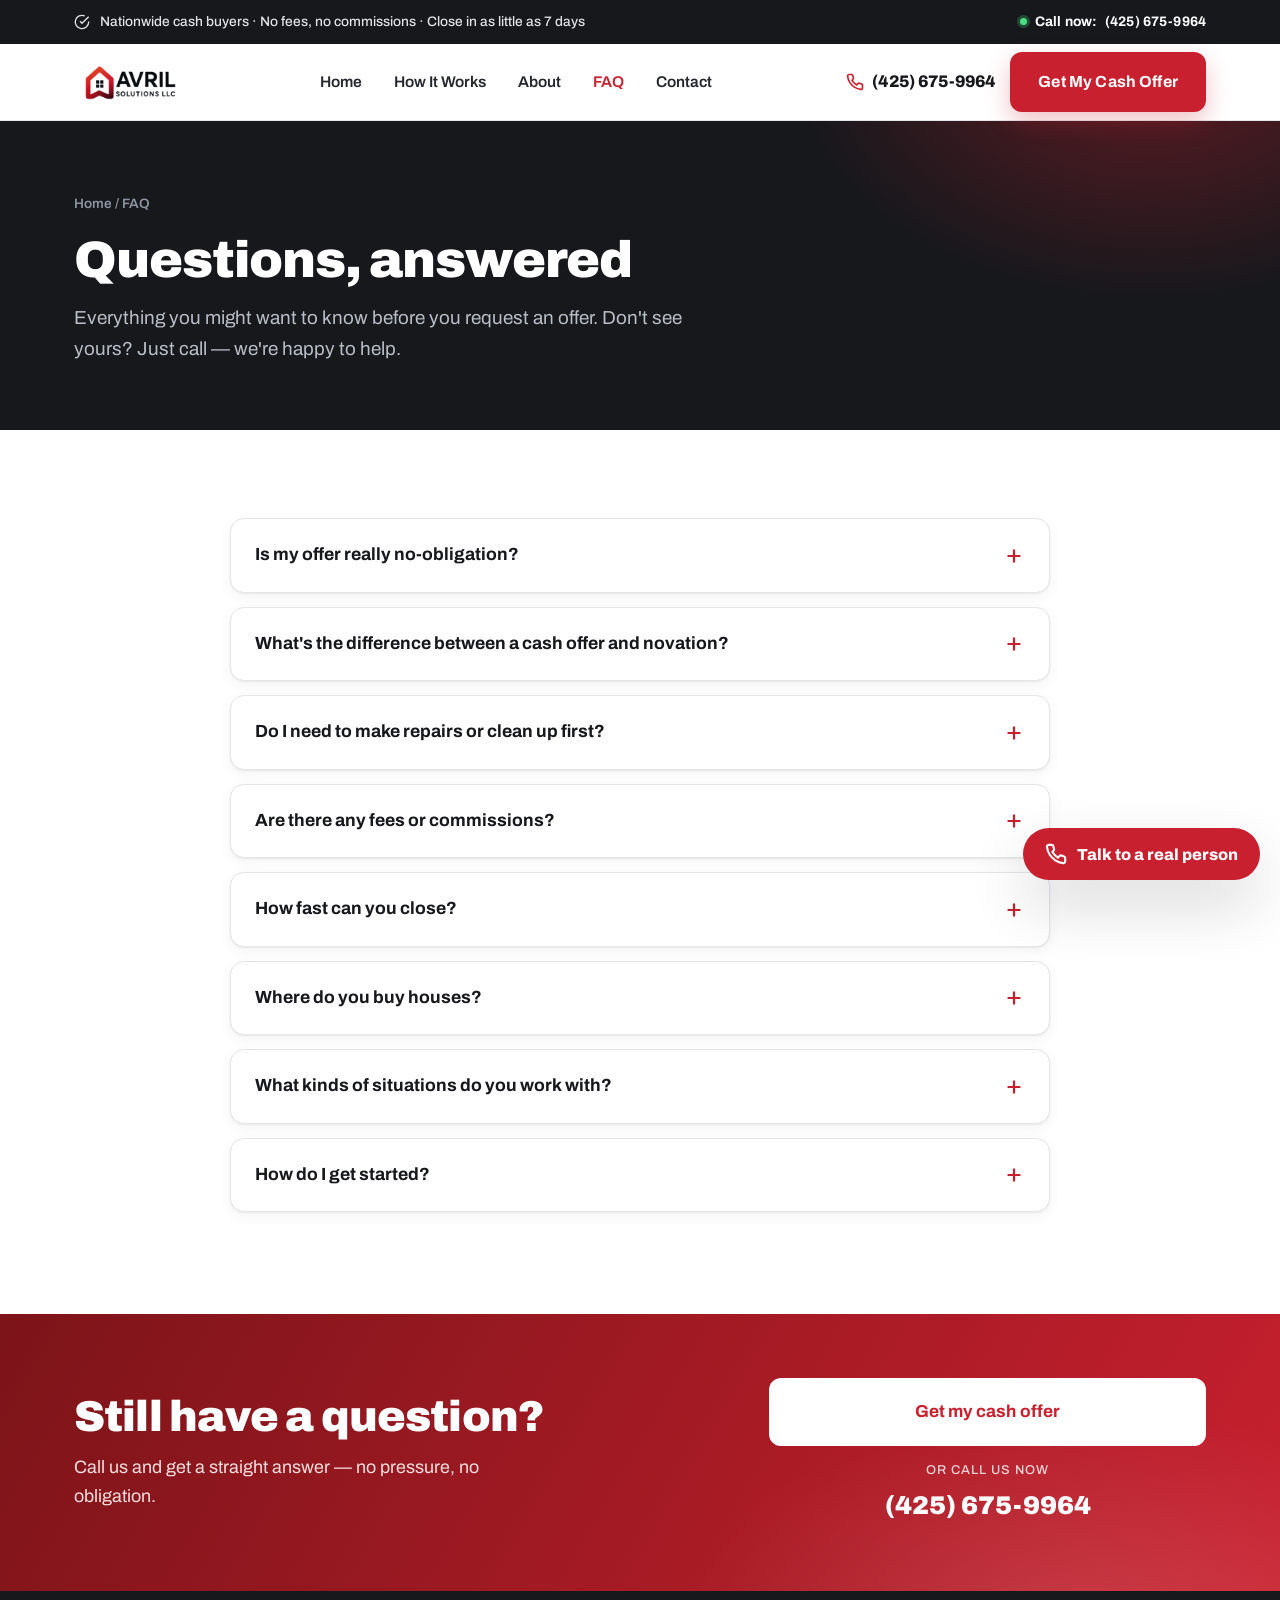
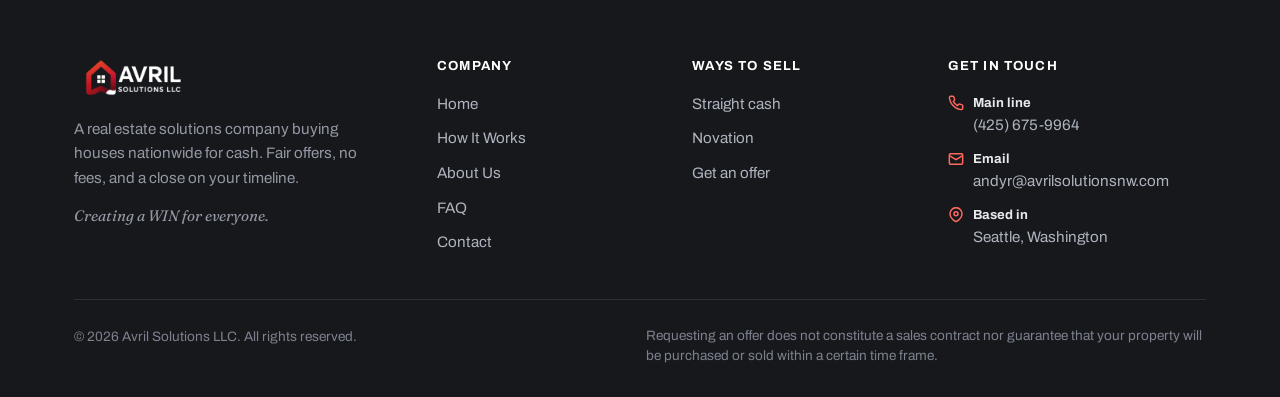
<file: faq.html>
<!DOCTYPE html>
<html lang="en">
<head>
<meta charset="UTF-8" />
<meta name="viewport" content="width=device-width, initial-scale=1.0" />
<title>FAQ — Avril Solutions LLC</title>
<meta name="description" content="Answers to common questions about selling your house to Avril Solutions — cash offers, novation, fees, timelines, and how the process works." />
<link rel="preconnect" href="https://fonts.googleapis.com" />
<link rel="preconnect" href="https://fonts.gstatic.com" crossorigin />
<link href="https://fonts.googleapis.com/css2?family=Archivo:wght@400;500;600;700;800;900&family=Fraunces:ital,opsz,wght@0,9..144,500;0,9..144,600;1,9..144,400;1,9..144,500&display=swap" rel="stylesheet" />
<link rel="stylesheet" href="styles.css" />
</head>
<body>

<div class="topbar">
  <div class="container">
    <div class="topbar__msg">
      <svg width="16" height="16" viewBox="0 0 24 24" fill="none" stroke="currentColor" stroke-width="2"><path d="M22 11.08V12a10 10 0 1 1-5.93-9.14"/><polyline points="22 4 12 14.01 9 11.01"/></svg>
      Nationwide cash buyers · No fees, no commissions · Close in as little as 7 days
    </div>
    <div class="topbar__phone"><span class="dot"></span> Call now: <a href="tel:+14256759964">(425) 675-9964</a></div>
  </div>
</div>

<header class="site-header">
  <div class="container">
    <a class="brand" href="index.html" aria-label="Avril Solutions home"><img src="assets/logo.png" alt="Avril Solutions LLC" /></a>
    <nav aria-label="Primary">
      <ul class="nav-menu" id="nav-menu">
        <li><a href="index.html">Home</a></li>
        <li><a href="how-it-works.html">How It Works</a></li>
        <li><a href="about.html">About</a></li>
        <li><a href="faq.html" class="active">FAQ</a></li>
        <li><a href="contact.html">Contact</a></li>
      </ul>
    </nav>
    <div class="header-cta">
      <a class="header-phone" href="tel:+14256759964"><svg width="18" height="18" viewBox="0 0 24 24" fill="none" stroke="currentColor" stroke-width="2.2"><path d="M22 16.92v3a2 2 0 0 1-2.18 2 19.79 19.79 0 0 1-8.63-3.07 19.5 19.5 0 0 1-6-6 19.79 19.79 0 0 1-3.07-8.67A2 2 0 0 1 4.11 2h3a2 2 0 0 1 2 1.72c.13.81.36 1.6.7 2.34a2 2 0 0 1-.45 2.11L8.09 9.91a16 16 0 0 0 6 6l1.74-1.74a2 2 0 0 1 2.11-.45c.74.34 1.53.57 2.34.7A2 2 0 0 1 22 16.92z"/></svg>(425) 675-9964</a>
      <a class="btn btn-primary" href="contact.html">Get My Cash Offer</a>
      <button class="nav-toggle" aria-label="Menu" aria-expanded="false" aria-controls="nav-menu"><svg width="26" height="26" viewBox="0 0 24 24" fill="none" stroke="currentColor" stroke-width="2.2"><line x1="3" y1="6" x2="21" y2="6"/><line x1="3" y1="12" x2="21" y2="12"/><line x1="3" y1="18" x2="21" y2="18"/></svg></button>
    </div>
  </div>
</header>

<section class="page-hero">
  <div class="container">
    <div class="crumbs"><a href="index.html">Home</a> / FAQ</div>
    <h1>Questions, answered</h1>
    <p>Everything you might want to know before you request an offer. Don't see yours? Just call — we're happy to help.</p>
  </div>
</section>

<section class="section">
  <div class="container">
    <div class="faq-wrap reveal">

      <details class="faq">
        <summary class="faq__q">Is my offer really no-obligation?
          <svg class="faq__ic" width="22" height="22" viewBox="0 0 24 24" fill="none" stroke="currentColor" stroke-width="2.4"><line x1="12" y1="5" x2="12" y2="19"/><line x1="5" y1="12" x2="19" y2="12"/></svg>
        </summary>
        <div class="faq__a"><p>Completely. We'll present a fair offer and answer every question you have. You only move forward if you're happy with it — there's no cost and no pressure to accept.</p></div>
      </details>

      <details class="faq">
        <summary class="faq__q">What's the difference between a cash offer and novation?
          <svg class="faq__ic" width="22" height="22" viewBox="0 0 24 24" fill="none" stroke="currentColor" stroke-width="2.4"><line x1="12" y1="5" x2="12" y2="19"/><line x1="5" y1="12" x2="19" y2="12"/></svg>
        </summary>
        <div class="faq__a"><p>With a cash offer, we buy your house directly for speed and certainty — usually the fastest way to close. With novation, we take on the property under agreement, handle light prep and marketing, and sell it closer to full market value, then pass more of the proceeds to you. Novation often nets you more; cash is faster. We'll compare both for your home.</p></div>
      </details>

      <details class="faq">
        <summary class="faq__q">Do I need to make repairs or clean up first?
          <svg class="faq__ic" width="22" height="22" viewBox="0 0 24 24" fill="none" stroke="currentColor" stroke-width="2.4"><line x1="12" y1="5" x2="12" y2="19"/><line x1="5" y1="12" x2="19" y2="12"/></svg>
        </summary>
        <div class="faq__a"><p>No. We buy houses as-is. Leave what you don't want, skip the repairs, and don't worry about staging or showings. We handle the condition of the property.</p></div>
      </details>

      <details class="faq">
        <summary class="faq__q">Are there any fees or commissions?
          <svg class="faq__ic" width="22" height="22" viewBox="0 0 24 24" fill="none" stroke="currentColor" stroke-width="2.4"><line x1="12" y1="5" x2="12" y2="19"/><line x1="5" y1="12" x2="19" y2="12"/></svg>
        </summary>
        <div class="faq__a"><p>No agent commissions and no service fees from us. A title company handles closing to keep everything clean and legitimate. We'll always be upfront about the numbers before you sign anything.</p></div>
      </details>

      <details class="faq">
        <summary class="faq__q">How fast can you close?
          <svg class="faq__ic" width="22" height="22" viewBox="0 0 24 24" fill="none" stroke="currentColor" stroke-width="2.4"><line x1="12" y1="5" x2="12" y2="19"/><line x1="5" y1="12" x2="19" y2="12"/></svg>
        </summary>
        <div class="faq__a"><p>On a cash purchase, often in as little as seven days. If you need more time to move or plan, that's no problem — you choose the closing date that works for you.</p></div>
      </details>

      <details class="faq">
        <summary class="faq__q">Where do you buy houses?
          <svg class="faq__ic" width="22" height="22" viewBox="0 0 24 24" fill="none" stroke="currentColor" stroke-width="2.4"><line x1="12" y1="5" x2="12" y2="19"/><line x1="5" y1="12" x2="19" y2="12"/></svg>
        </summary>
        <div class="faq__a"><p>We're based in Seattle, Washington and buy properties nationwide. Wherever your house is located, reach out and we'll let you know how we can help.</p></div>
      </details>

      <details class="faq">
        <summary class="faq__q">What kinds of situations do you work with?
          <svg class="faq__ic" width="22" height="22" viewBox="0 0 24 24" fill="none" stroke="currentColor" stroke-width="2.4"><line x1="12" y1="5" x2="12" y2="19"/><line x1="5" y1="12" x2="19" y2="12"/></svg>
        </summary>
        <div class="faq__a"><p>All kinds — inherited or probate properties, homes that need major repairs, tired-landlord rentals, divorce, pre-foreclosure, relocation, downsizing, and more. Most of the people we help are not facing foreclosure; they simply want a fast, easy sale.</p></div>
      </details>

      <details class="faq">
        <summary class="faq__q">How do I get started?
          <svg class="faq__ic" width="22" height="22" viewBox="0 0 24 24" fill="none" stroke="currentColor" stroke-width="2.4"><line x1="12" y1="5" x2="12" y2="19"/><line x1="5" y1="12" x2="19" y2="12"/></svg>
        </summary>
        <div class="faq__a"><p>Fill out the form on our <a href="contact.html" style="color:var(--brick);font-weight:600">contact page</a> or call <a href="tel:+14256759964" style="color:var(--brick);font-weight:600">(425) 675-9964</a>. Share the address and a little about your situation, and we'll follow up within 24 hours.</p></div>
      </details>

    </div>
  </div>
</section>

<section class="cta-band section--tight">
  <div class="container">
    <div class="cta-band-grid">
      <div class="reveal"><h2>Still have a question?</h2><p>Call us and get a straight answer — no pressure, no obligation.</p></div>
      <div class="cta-band__actions reveal">
        <a class="btn btn-lg" href="contact.html">Get my cash offer</a>
        <div class="cta-band__phone"><small>Or call us now</small><a href="tel:+14256759964" style="color:#fff">(425) 675-9964</a></div>
      </div>
    </div>
  </div>
</section>

<footer class="footer">
  <div class="container">
    <div class="footer-grid">
      <div class="footer__brand"><img src="assets/logo-white.png" alt="Avril Solutions LLC" /><p>A real estate solutions company buying houses nationwide for cash. Fair offers, no fees, and a close on your timeline.</p><p class="footer__slogan">Creating a WIN for everyone.</p></div>
      <div><h5>Company</h5><ul><li><a href="index.html">Home</a></li><li><a href="how-it-works.html">How It Works</a></li><li><a href="about.html">About Us</a></li><li><a href="faq.html">FAQ</a></li><li><a href="contact.html">Contact</a></li></ul></div>
      <div><h5>Ways to sell</h5><ul><li><a href="how-it-works.html#cash">Straight cash</a></li><li><a href="how-it-works.html#novation">Novation</a></li><li><a href="contact.html">Get an offer</a></li></ul></div>
      <div><h5>Get in touch</h5>
        <ul class="footer__contact">
          <li><svg width="16" height="16" viewBox="0 0 24 24" fill="none" stroke="currentColor" stroke-width="2.2"><path d="M22 16.92v3a2 2 0 0 1-2.18 2 19.79 19.79 0 0 1-8.63-3.07 19.5 19.5 0 0 1-6-6 19.79 19.79 0 0 1-3.07-8.67A2 2 0 0 1 4.11 2h3a2 2 0 0 1 2 1.72c.13.81.36 1.6.7 2.34a2 2 0 0 1-.45 2.11L8.09 9.91a16 16 0 0 0 6 6l1.74-1.74a2 2 0 0 1 2.11-.45c.74.34 1.53.57 2.34.7A2 2 0 0 1 22 16.92z"/></svg><span><strong>Main line</strong><a href="tel:+14256759964">(425) 675-9964</a></span></li>
          <li><svg width="16" height="16" viewBox="0 0 24 24" fill="none" stroke="currentColor" stroke-width="2.2"><rect x="2" y="4" width="20" height="16" rx="2"/><path d="m22 7-10 6L2 7"/></svg><span><strong>Email</strong><a href="mailto:andyr@avrilsolutionsnw.com">andyr@avrilsolutionsnw.com</a></span></li>
          <li><svg width="16" height="16" viewBox="0 0 24 24" fill="none" stroke="currentColor" stroke-width="2.2"><path d="M21 10c0 7-9 12-9 12s-9-5-9-12a9 9 0 0 1 18 0z"/><circle cx="12" cy="10" r="3"/></svg><span><strong>Based in</strong><span>Seattle, Washington</span></span></li>
        </ul>
      </div>
    </div>
    <div class="footer-bottom">
      <div>© 2026 Avril Solutions LLC. All rights reserved.</div>
      <div class="disclaimer">Requesting an offer does not constitute a sales contract nor guarantee that your property will be purchased or sold within a certain time frame.</div>
    </div>
  </div>
</footer>

<!-- ============ FLOATING "TALK TO A REAL PERSON" ============ -->
<div class="talk-fab">
  <div class="talk-fab__panel" id="talkPanel" role="dialog" aria-label="Talk to a real person" hidden>
    <div class="talk-fab__top">
      <strong>Talk to a real person</strong>
      <button type="button" class="talk-fab__x" id="talkClose" aria-label="Close">&times;</button>
    </div>
    <p class="talk-fab__sub">We pick up — no bots, no waiting. Call now:</p>
    <a class="talk-fab__main" href="tel:+14256759964">
      <svg width="22" height="22" viewBox="0 0 24 24" fill="none" stroke="currentColor" stroke-width="2.3"><path d="M22 16.92v3a2 2 0 0 1-2.18 2 19.79 19.79 0 0 1-8.63-3.07 19.5 19.5 0 0 1-6-6 19.79 19.79 0 0 1-3.07-8.67A2 2 0 0 1 4.11 2h3a2 2 0 0 1 2 1.72c.13.81.36 1.6.7 2.34a2 2 0 0 1-.45 2.11L8.09 9.91a16 16 0 0 0 6 6l1.74-1.74a2 2 0 0 1 2.11-.45c.74.34 1.53.57 2.34.7A2 2 0 0 1 22 16.92z"/></svg>
      <span>Call now<b>(425) 675-9964</b></span>
    </a>
    <div class="talk-fab__people">
      <a href="tel:+14256759964"><b>Andy Rodriguez</b><small>Operations Manager · (425) 675-9964</small></a>
      <a href="tel:+14254262628"><b>Thomas Jones</b><small>Acquisitions Manager · (425) 426-2628</small></a>
    </div>
  </div>
  <button type="button" class="talk-fab__btn" id="talkToggle" aria-expanded="false" aria-controls="talkPanel">
    <span class="talk-fab__pulse" aria-hidden="true"></span>
    <svg width="22" height="22" viewBox="0 0 24 24" fill="none" stroke="currentColor" stroke-width="2.3"><path d="M22 16.92v3a2 2 0 0 1-2.18 2 19.79 19.79 0 0 1-8.63-3.07 19.5 19.5 0 0 1-6-6 19.79 19.79 0 0 1-3.07-8.67A2 2 0 0 1 4.11 2h3a2 2 0 0 1 2 1.72c.13.81.36 1.6.7 2.34a2 2 0 0 1-.45 2.11L8.09 9.91a16 16 0 0 0 6 6l1.74-1.74a2 2 0 0 1 2.11-.45c.74.34 1.53.57 2.34.7A2 2 0 0 1 22 16.92z"/></svg>
    <span class="talk-fab__label">Talk to a real person</span>
  </button>
</div>

<script src="script.js"></script>
</body>
</html>
</file>
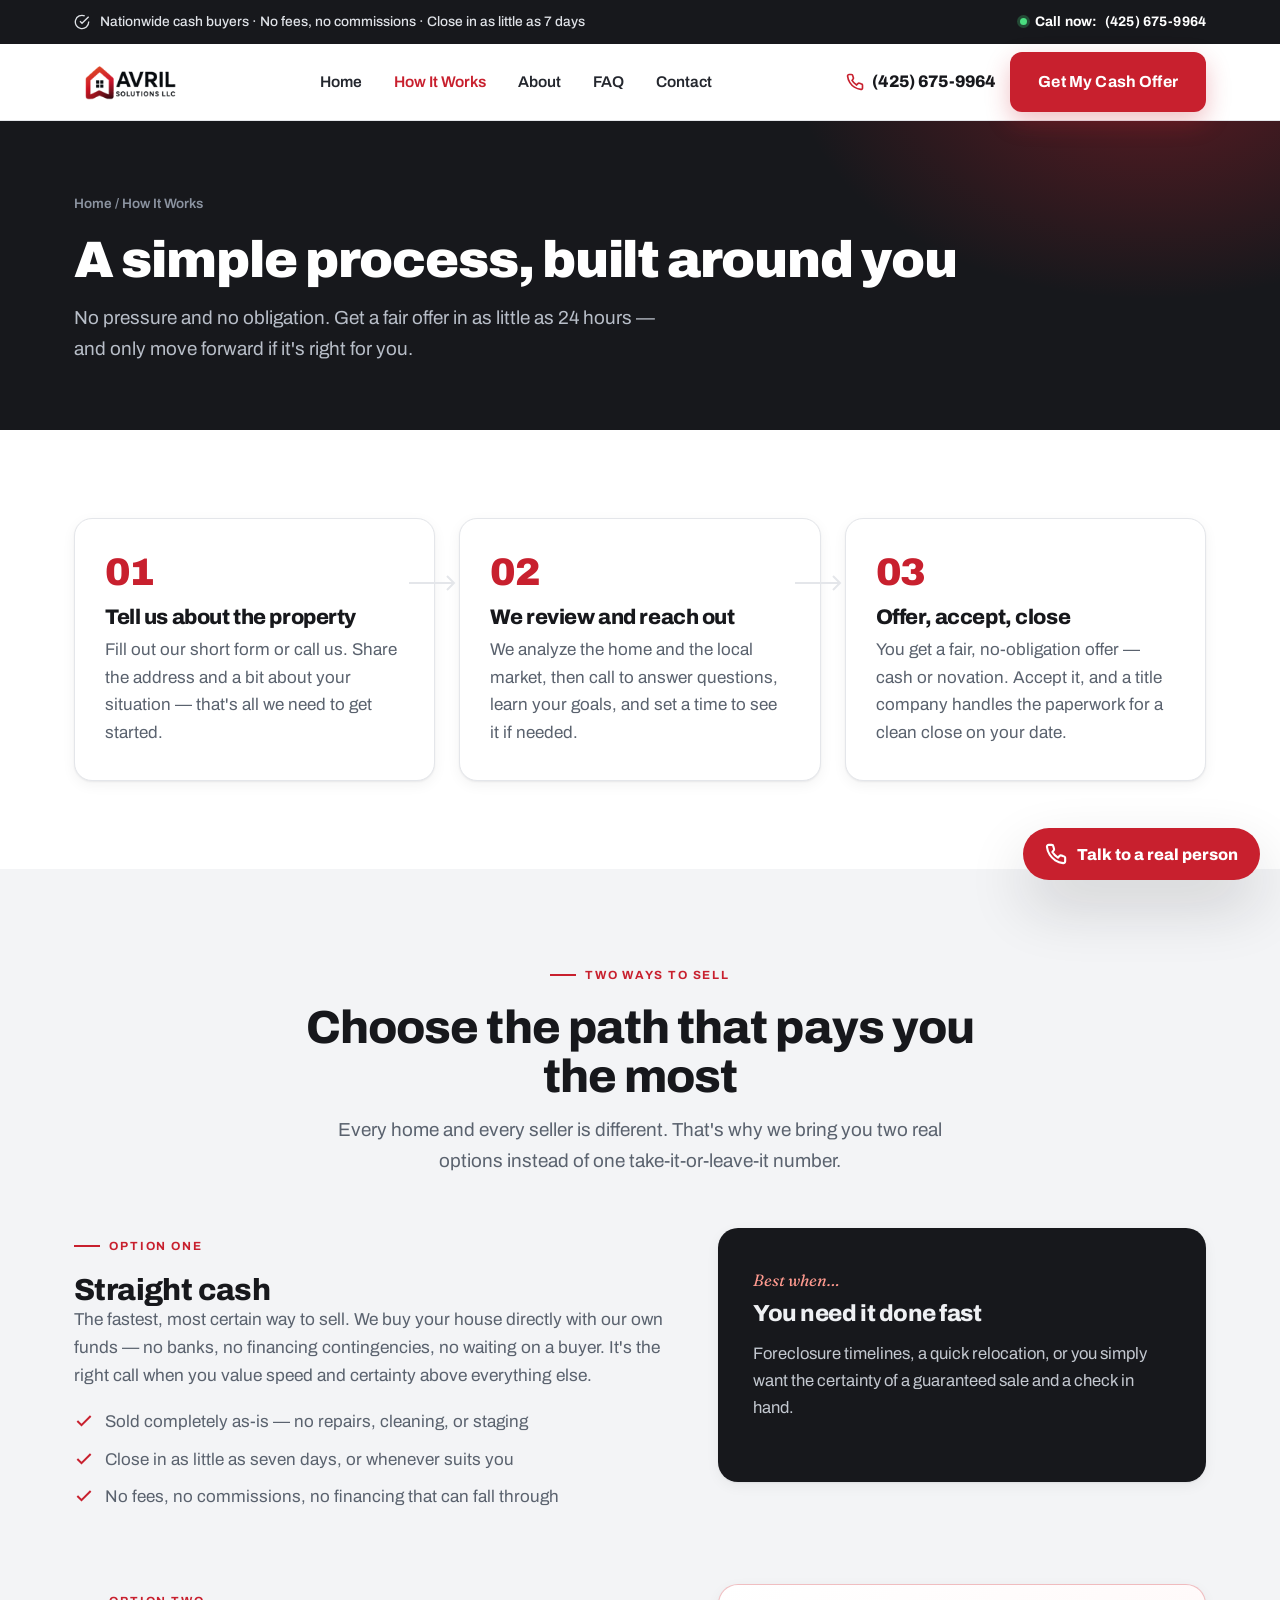
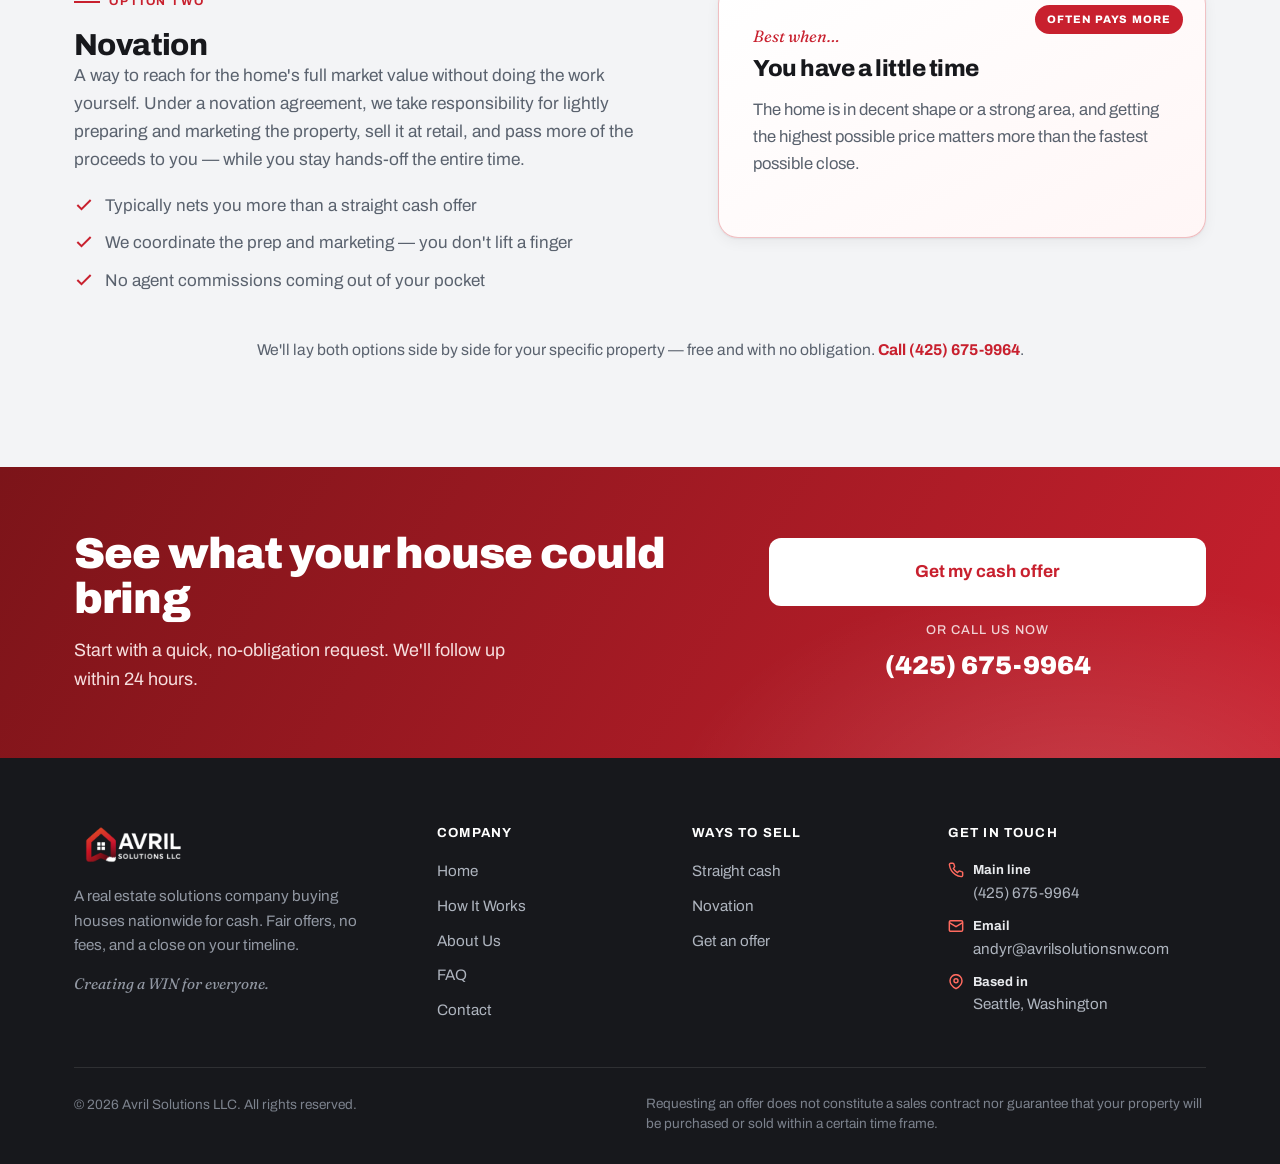
<file: how-it-works.html>
<!DOCTYPE html>
<html lang="en">
<head>
<meta charset="UTF-8" />
<meta name="viewport" content="width=device-width, initial-scale=1.0" />
<title>How It Works — Avril Solutions LLC</title>
<meta name="description" content="Our simple three-step home buying process, plus the two ways we can buy your house: straight cash for speed, or novation for top dollar." />
<link rel="preconnect" href="https://fonts.googleapis.com" />
<link rel="preconnect" href="https://fonts.gstatic.com" crossorigin />
<link href="https://fonts.googleapis.com/css2?family=Archivo:wght@400;500;600;700;800;900&family=Fraunces:ital,opsz,wght@0,9..144,500;0,9..144,600;1,9..144,400;1,9..144,500&display=swap" rel="stylesheet" />
<link rel="stylesheet" href="styles.css" />
</head>
<body>

<div class="topbar">
  <div class="container">
    <div class="topbar__msg">
      <svg width="16" height="16" viewBox="0 0 24 24" fill="none" stroke="currentColor" stroke-width="2"><path d="M22 11.08V12a10 10 0 1 1-5.93-9.14"/><polyline points="22 4 12 14.01 9 11.01"/></svg>
      Nationwide cash buyers · No fees, no commissions · Close in as little as 7 days
    </div>
    <div class="topbar__phone"><span class="dot"></span> Call now: <a href="tel:+14256759964">(425) 675-9964</a></div>
  </div>
</div>

<header class="site-header">
  <div class="container">
    <a class="brand" href="index.html" aria-label="Avril Solutions home"><img src="assets/logo.png" alt="Avril Solutions LLC" /></a>
    <nav aria-label="Primary">
      <ul class="nav-menu" id="nav-menu">
        <li><a href="index.html">Home</a></li>
        <li><a href="how-it-works.html" class="active">How It Works</a></li>
        <li><a href="about.html">About</a></li>
        <li><a href="faq.html">FAQ</a></li>
        <li><a href="contact.html">Contact</a></li>
      </ul>
    </nav>
    <div class="header-cta">
      <a class="header-phone" href="tel:+14256759964"><svg width="18" height="18" viewBox="0 0 24 24" fill="none" stroke="currentColor" stroke-width="2.2"><path d="M22 16.92v3a2 2 0 0 1-2.18 2 19.79 19.79 0 0 1-8.63-3.07 19.5 19.5 0 0 1-6-6 19.79 19.79 0 0 1-3.07-8.67A2 2 0 0 1 4.11 2h3a2 2 0 0 1 2 1.72c.13.81.36 1.6.7 2.34a2 2 0 0 1-.45 2.11L8.09 9.91a16 16 0 0 0 6 6l1.74-1.74a2 2 0 0 1 2.11-.45c.74.34 1.53.57 2.34.7A2 2 0 0 1 22 16.92z"/></svg>(425) 675-9964</a>
      <a class="btn btn-primary" href="contact.html">Get My Cash Offer</a>
      <button class="nav-toggle" aria-label="Menu" aria-expanded="false" aria-controls="nav-menu"><svg width="26" height="26" viewBox="0 0 24 24" fill="none" stroke="currentColor" stroke-width="2.2"><line x1="3" y1="6" x2="21" y2="6"/><line x1="3" y1="12" x2="21" y2="12"/><line x1="3" y1="18" x2="21" y2="18"/></svg></button>
    </div>
  </div>
</header>

<section class="page-hero">
  <div class="container">
    <div class="crumbs"><a href="index.html">Home</a> / How It Works</div>
    <h1>A simple process, built around you</h1>
    <p>No pressure and no obligation. Get a fair offer in as little as 24 hours — and only move forward if it's right for you.</p>
  </div>
</section>

<!-- steps -->
<section class="section">
  <div class="container">
    <div class="steps reveal">
      <div class="step">
        <span class="step__num">01</span>
        <h3>Tell us about the property</h3>
        <p>Fill out our short form or call us. Share the address and a bit about your situation — that's all we need to get started.</p>
        <svg class="step__line" width="50" height="24" viewBox="0 0 50 24" fill="none" stroke="currentColor" stroke-width="2"><path d="M0 12h44"/><path d="M38 5l7 7-7 7"/></svg>
      </div>
      <div class="step">
        <span class="step__num">02</span>
        <h3>We review and reach out</h3>
        <p>We analyze the home and the local market, then call to answer questions, learn your goals, and set a time to see it if needed.</p>
        <svg class="step__line" width="50" height="24" viewBox="0 0 50 24" fill="none" stroke="currentColor" stroke-width="2"><path d="M0 12h44"/><path d="M38 5l7 7-7 7"/></svg>
      </div>
      <div class="step">
        <span class="step__num">03</span>
        <h3>Offer, accept, close</h3>
        <p>You get a fair, no-obligation offer — cash or novation. Accept it, and a title company handles the paperwork for a clean close on your date.</p>
      </div>
    </div>
  </div>
</section>

<!-- two ways detailed -->
<section class="section mist">
  <div class="container">
    <div class="sec-head center reveal">
      <span class="eyebrow">Two ways to sell</span>
      <h2 class="h-lg">Choose the path that pays you the most</h2>
      <p class="lead" style="margin:14px auto 0">Every home and every seller is different. That's why we bring you two real options instead of one take-it-or-leave-it number.</p>
    </div>

    <div class="split reveal" id="cash" style="margin-bottom:56px">
      <div>
        <span class="eyebrow">Option one</span>
        <h2 class="h-md">Straight cash</h2>
        <p style="color:var(--slate);font-size:1.08rem">The fastest, most certain way to sell. We buy your house directly with our own funds — no banks, no financing contingencies, no waiting on a buyer. It's the right call when you value speed and certainty above everything else.</p>
        <ul class="prose" style="list-style:none;padding:0;display:grid;gap:10px;margin-top:18px">
          <li style="display:flex;gap:11px"><svg width="20" height="20" viewBox="0 0 24 24" fill="none" stroke="var(--brick)" stroke-width="2.4" style="flex:0 0 auto;margin-top:3px"><polyline points="20 6 9 17 4 12"/></svg><span style="color:var(--slate)">Sold completely as-is — no repairs, cleaning, or staging</span></li>
          <li style="display:flex;gap:11px"><svg width="20" height="20" viewBox="0 0 24 24" fill="none" stroke="var(--brick)" stroke-width="2.4" style="flex:0 0 auto;margin-top:3px"><polyline points="20 6 9 17 4 12"/></svg><span style="color:var(--slate)">Close in as little as seven days, or whenever suits you</span></li>
          <li style="display:flex;gap:11px"><svg width="20" height="20" viewBox="0 0 24 24" fill="none" stroke="var(--brick)" stroke-width="2.4" style="flex:0 0 auto;margin-top:3px"><polyline points="20 6 9 17 4 12"/></svg><span style="color:var(--slate)">No fees, no commissions, no financing that can fall through</span></li>
        </ul>
      </div>
      <div class="way way--cash">
        <span class="way__tag">Best when…</span>
        <h3 style="font-size:1.45rem">You need it done fast</h3>
        <p class="way__desc">Foreclosure timelines, a quick relocation, or you simply want the certainty of a guaranteed sale and a check in hand.</p>
      </div>
    </div>

    <div class="split reveal" id="novation">
      <div>
        <span class="eyebrow">Option two</span>
        <h2 class="h-md">Novation</h2>
        <p style="color:var(--slate);font-size:1.08rem">A way to reach for the home's full market value without doing the work yourself. Under a novation agreement, we take responsibility for lightly preparing and marketing the property, sell it at retail, and pass more of the proceeds to you — while you stay hands-off the entire time.</p>
        <ul class="prose" style="list-style:none;padding:0;display:grid;gap:10px;margin-top:18px">
          <li style="display:flex;gap:11px"><svg width="20" height="20" viewBox="0 0 24 24" fill="none" stroke="var(--brick)" stroke-width="2.4" style="flex:0 0 auto;margin-top:3px"><polyline points="20 6 9 17 4 12"/></svg><span style="color:var(--slate)">Typically nets you more than a straight cash offer</span></li>
          <li style="display:flex;gap:11px"><svg width="20" height="20" viewBox="0 0 24 24" fill="none" stroke="var(--brick)" stroke-width="2.4" style="flex:0 0 auto;margin-top:3px"><polyline points="20 6 9 17 4 12"/></svg><span style="color:var(--slate)">We coordinate the prep and marketing — you don't lift a finger</span></li>
          <li style="display:flex;gap:11px"><svg width="20" height="20" viewBox="0 0 24 24" fill="none" stroke="var(--brick)" stroke-width="2.4" style="flex:0 0 auto;margin-top:3px"><polyline points="20 6 9 17 4 12"/></svg><span style="color:var(--slate)">No agent commissions coming out of your pocket</span></li>
        </ul>
      </div>
      <div class="way way--nova">
        <span class="way__best">Often pays more</span>
        <span class="way__tag">Best when…</span>
        <h3 style="font-size:1.45rem">You have a little time</h3>
        <p class="way__desc">The home is in decent shape or a strong area, and getting the highest possible price matters more than the fastest possible close.</p>
      </div>
    </div>

    <p class="ways-note">We'll lay both options side by side for your specific property — free and with no obligation. <a href="tel:+14256759964" style="color:var(--brick);font-weight:700">Call (425) 675-9964</a>.</p>
  </div>
</section>

<!-- CTA band -->
<section class="cta-band section--tight">
  <div class="container">
    <div class="cta-band-grid">
      <div class="reveal"><h2>See what your house could bring</h2><p>Start with a quick, no-obligation request. We'll follow up within 24 hours.</p></div>
      <div class="cta-band__actions reveal">
        <a class="btn btn-lg" href="contact.html">Get my cash offer</a>
        <div class="cta-band__phone"><small>Or call us now</small><a href="tel:+14256759964" style="color:#fff">(425) 675-9964</a></div>
      </div>
    </div>
  </div>
</section>

<footer class="footer">
  <div class="container">
    <div class="footer-grid">
      <div class="footer__brand">
        <img src="assets/logo-white.png" alt="Avril Solutions LLC" />
        <p>A real estate solutions company buying houses nationwide for cash. Fair offers, no fees, and a close on your timeline.</p>
        <p class="footer__slogan">Creating a WIN for everyone.</p>
      </div>
      <div><h5>Company</h5><ul><li><a href="index.html">Home</a></li><li><a href="how-it-works.html">How It Works</a></li><li><a href="about.html">About Us</a></li><li><a href="faq.html">FAQ</a></li><li><a href="contact.html">Contact</a></li></ul></div>
      <div><h5>Ways to sell</h5><ul><li><a href="how-it-works.html#cash">Straight cash</a></li><li><a href="how-it-works.html#novation">Novation</a></li><li><a href="contact.html">Get an offer</a></li></ul></div>
      <div><h5>Get in touch</h5>
        <ul class="footer__contact">
          <li><svg width="16" height="16" viewBox="0 0 24 24" fill="none" stroke="currentColor" stroke-width="2.2"><path d="M22 16.92v3a2 2 0 0 1-2.18 2 19.79 19.79 0 0 1-8.63-3.07 19.5 19.5 0 0 1-6-6 19.79 19.79 0 0 1-3.07-8.67A2 2 0 0 1 4.11 2h3a2 2 0 0 1 2 1.72c.13.81.36 1.6.7 2.34a2 2 0 0 1-.45 2.11L8.09 9.91a16 16 0 0 0 6 6l1.74-1.74a2 2 0 0 1 2.11-.45c.74.34 1.53.57 2.34.7A2 2 0 0 1 22 16.92z"/></svg><span><strong>Main line</strong><a href="tel:+14256759964">(425) 675-9964</a></span></li>
          <li><svg width="16" height="16" viewBox="0 0 24 24" fill="none" stroke="currentColor" stroke-width="2.2"><rect x="2" y="4" width="20" height="16" rx="2"/><path d="m22 7-10 6L2 7"/></svg><span><strong>Email</strong><a href="mailto:andyr@avrilsolutionsnw.com">andyr@avrilsolutionsnw.com</a></span></li>
          <li><svg width="16" height="16" viewBox="0 0 24 24" fill="none" stroke="currentColor" stroke-width="2.2"><path d="M21 10c0 7-9 12-9 12s-9-5-9-12a9 9 0 0 1 18 0z"/><circle cx="12" cy="10" r="3"/></svg><span><strong>Based in</strong><span>Seattle, Washington</span></span></li>
        </ul>
      </div>
    </div>
    <div class="footer-bottom">
      <div>© 2026 Avril Solutions LLC. All rights reserved.</div>
      <div class="disclaimer">Requesting an offer does not constitute a sales contract nor guarantee that your property will be purchased or sold within a certain time frame.</div>
    </div>
  </div>
</footer>

<!-- ============ FLOATING "TALK TO A REAL PERSON" ============ -->
<div class="talk-fab">
  <div class="talk-fab__panel" id="talkPanel" role="dialog" aria-label="Talk to a real person" hidden>
    <div class="talk-fab__top">
      <strong>Talk to a real person</strong>
      <button type="button" class="talk-fab__x" id="talkClose" aria-label="Close">&times;</button>
    </div>
    <p class="talk-fab__sub">We pick up — no bots, no waiting. Call now:</p>
    <a class="talk-fab__main" href="tel:+14256759964">
      <svg width="22" height="22" viewBox="0 0 24 24" fill="none" stroke="currentColor" stroke-width="2.3"><path d="M22 16.92v3a2 2 0 0 1-2.18 2 19.79 19.79 0 0 1-8.63-3.07 19.5 19.5 0 0 1-6-6 19.79 19.79 0 0 1-3.07-8.67A2 2 0 0 1 4.11 2h3a2 2 0 0 1 2 1.72c.13.81.36 1.6.7 2.34a2 2 0 0 1-.45 2.11L8.09 9.91a16 16 0 0 0 6 6l1.74-1.74a2 2 0 0 1 2.11-.45c.74.34 1.53.57 2.34.7A2 2 0 0 1 22 16.92z"/></svg>
      <span>Call now<b>(425) 675-9964</b></span>
    </a>
    <div class="talk-fab__people">
      <a href="tel:+14256759964"><b>Andy Rodriguez</b><small>Operations Manager · (425) 675-9964</small></a>
      <a href="tel:+14254262628"><b>Thomas Jones</b><small>Acquisitions Manager · (425) 426-2628</small></a>
    </div>
  </div>
  <button type="button" class="talk-fab__btn" id="talkToggle" aria-expanded="false" aria-controls="talkPanel">
    <span class="talk-fab__pulse" aria-hidden="true"></span>
    <svg width="22" height="22" viewBox="0 0 24 24" fill="none" stroke="currentColor" stroke-width="2.3"><path d="M22 16.92v3a2 2 0 0 1-2.18 2 19.79 19.79 0 0 1-8.63-3.07 19.5 19.5 0 0 1-6-6 19.79 19.79 0 0 1-3.07-8.67A2 2 0 0 1 4.11 2h3a2 2 0 0 1 2 1.72c.13.81.36 1.6.7 2.34a2 2 0 0 1-.45 2.11L8.09 9.91a16 16 0 0 0 6 6l1.74-1.74a2 2 0 0 1 2.11-.45c.74.34 1.53.57 2.34.7A2 2 0 0 1 22 16.92z"/></svg>
    <span class="talk-fab__label">Talk to a real person</span>
  </button>
</div>

<script src="script.js"></script>
</body>
</html>
</file>
<file: styles.css>
/* ============================================================
   Avril Solutions LLC — shared styles
   ============================================================ */

:root{
  --brick:#c8202e;
  --brick-bright:#e23a2e;
  --brick-deep:#7c1419;
  --ink:#17181c;
  --ink-soft:#24272e;
  --slate:#5a626e;
  --slate-light:#828a96;
  --mist:#f3f4f6;
  --mist-warm:#f8f7f5;
  --line:#e4e6ea;
  --paper:#ffffff;
  --cream:#fbf4e9;

  --maxw:1180px;
  --radius:16px;
  --radius-sm:10px;
  --shadow-sm:0 1px 2px rgba(23,24,28,.06),0 4px 14px rgba(23,24,28,.05);
  --shadow-md:0 12px 34px rgba(23,24,28,.10);
  --shadow-lg:0 26px 60px rgba(23,24,28,.16);

  --ff-display:"Archivo",system-ui,-apple-system,"Segoe UI",sans-serif;
  --ff-body:"Archivo",system-ui,-apple-system,"Segoe UI",sans-serif;
  --ff-serif:"Fraunces",Georgia,"Times New Roman",serif;
}

*,*::before,*::after{box-sizing:border-box}
html{scroll-behavior:smooth}
body{
  margin:0;
  font-family:var(--ff-body);
  color:var(--ink);
  background:var(--paper);
  font-size:17px;
  line-height:1.62;
  -webkit-font-smoothing:antialiased;
  text-rendering:optimizeLegibility;
}
img{max-width:100%;display:block}
a{color:inherit;text-decoration:none}
h1,h2,h3,h4{font-family:var(--ff-display);line-height:1.06;margin:0;letter-spacing:-.02em;font-weight:800}
p{margin:0 0 1rem}
:focus-visible{outline:3px solid var(--brick);outline-offset:2px;border-radius:4px}

.container{max-width:var(--maxw);margin:0 auto;padding:0 24px}
.section{padding:88px 0}
.section--tight{padding:64px 0}
.mist{background:var(--mist)}
.ink-bg{background:var(--ink);color:#eef0f3}
.center{text-align:center}

.eyebrow{
  display:inline-flex;align-items:center;gap:9px;
  font-family:var(--ff-display);
  font-weight:700;font-size:.74rem;letter-spacing:.16em;text-transform:uppercase;
  color:var(--brick);margin:0 0 18px;
}
.eyebrow::before{content:"";width:26px;height:2px;background:var(--brick);display:inline-block}
.ink-bg .eyebrow{color:#ff6a5f}
.ink-bg .eyebrow::before{background:#ff6a5f}

.h-xl{font-size:clamp(2.35rem,5.4vw,4rem)}
.h-lg{font-size:clamp(2rem,3.8vw,2.9rem)}
.h-md{font-size:clamp(1.5rem,2.4vw,1.9rem)}
.lead{font-size:1.18rem;color:var(--slate);max-width:60ch}
.ink-bg .lead{color:#b8bec8}

/* ---------- buttons ---------- */
.btn{
  display:inline-flex;align-items:center;justify-content:center;gap:10px;
  font-family:var(--ff-display);font-weight:700;font-size:1rem;letter-spacing:.01em;
  padding:15px 26px;border-radius:12px;border:2px solid transparent;cursor:pointer;
  transition:transform .16s ease,box-shadow .16s ease,background .16s ease,color .16s ease;
  white-space:nowrap;
}
.btn:active{transform:translateY(1px)}
.btn-primary{background:var(--brick);color:#fff;box-shadow:0 10px 24px rgba(200,32,46,.28)}
.btn-primary:hover{background:var(--brick-bright);box-shadow:0 14px 30px rgba(200,32,46,.36);transform:translateY(-2px)}
.btn-dark{background:var(--ink);color:#fff}
.btn-dark:hover{background:var(--ink-soft);transform:translateY(-2px)}
.btn-ghost{background:transparent;color:var(--ink);border-color:var(--line)}
.btn-ghost:hover{border-color:var(--ink);transform:translateY(-2px)}
.ink-bg .btn-ghost{color:#fff;border-color:rgba(255,255,255,.28)}
.ink-bg .btn-ghost:hover{border-color:#fff;background:rgba(255,255,255,.06)}
.btn-lg{padding:18px 34px;font-size:1.08rem}
.btn-block{width:100%}

/* ---------- top utility bar ---------- */
.topbar{
  background:var(--ink);color:#dfe2e7;font-size:.86rem;
}
.topbar .container{display:flex;align-items:center;justify-content:space-between;gap:16px;min-height:44px;padding-top:8px;padding-bottom:8px}
.topbar__msg{display:flex;align-items:center;gap:10px;font-weight:500}
.topbar__msg svg{flex:0 0 auto}
.topbar__phone{font-family:var(--ff-display);font-weight:700;color:#fff;letter-spacing:.01em;display:inline-flex;align-items:center;gap:8px}
.topbar__phone .dot{width:7px;height:7px;border-radius:50%;background:#4ade80;box-shadow:0 0 0 3px rgba(74,222,128,.25)}
.topbar__phone a{color:#fff}

/* ---------- header ---------- */
.site-header{
  position:sticky;top:0;z-index:50;background:rgba(255,255,255,.92);
  backdrop-filter:saturate(1.4) blur(10px);border-bottom:1px solid var(--line);
}
.site-header .container{display:flex;align-items:center;justify-content:space-between;gap:20px;min-height:76px}
.brand img{height:42px;width:auto}
.nav-menu{display:flex;align-items:center;gap:4px;list-style:none;margin:0;padding:0}
.nav-menu a{
  font-family:var(--ff-display);font-weight:600;font-size:.97rem;color:var(--ink-soft);
  padding:9px 14px;border-radius:9px;transition:color .15s,background .15s;
}
.nav-menu a:hover{color:var(--brick);background:var(--mist)}
.nav-menu a.active{color:var(--brick)}
.header-cta{display:flex;align-items:center;gap:14px}
.header-phone{font-family:var(--ff-display);font-weight:800;font-size:1.05rem;color:var(--ink);display:inline-flex;align-items:center;gap:8px}
.header-phone svg{color:var(--brick)}
.nav-toggle{
  display:none;background:none;border:0;cursor:pointer;padding:8px;color:var(--ink);
}
.nav-toggle svg{display:block}

/* ---------- hero ---------- */
.hero{
  position:relative;overflow:hidden;color:#fff;
  background:linear-gradient(120deg,#5c0e13 0%,var(--brick-deep) 38%,var(--brick) 100%);
}
.hero::after{
  content:"";position:absolute;inset:0;pointer-events:none;
  background:
    radial-gradient(900px 500px at 88% -10%,rgba(255,255,255,.16),transparent 60%),
    radial-gradient(700px 500px at -5% 110%,rgba(0,0,0,.35),transparent 55%);
}
.hero__house{
  position:absolute;right:-60px;top:50%;transform:translateY(-50%);
  width:min(640px,52vw);opacity:.10;z-index:0;color:#fff;
}
.hero .container{position:relative;z-index:2}
.hero-grid{
  display:grid;grid-template-columns:1.15fr .85fr;gap:56px;align-items:center;
  padding:78px 0 90px;
}
.hero h1{font-size:clamp(2.5rem,5.6vw,4.15rem);font-weight:900;letter-spacing:-.03em}
.hero h1 em{font-style:normal;color:#ffd7a0;font-family:var(--ff-serif);font-weight:500}
.hero__sub{font-size:1.24rem;color:#f4dede;max-width:34ch;margin:20px 0 30px}
.hero__points{list-style:none;margin:0 0 34px;padding:0;display:grid;gap:12px}
.hero__points li{display:flex;align-items:flex-start;gap:12px;font-weight:500;color:#fdeeee}
.hero__points svg{flex:0 0 auto;margin-top:3px;color:#ffd7a0}
.hero__actions{display:flex;flex-wrap:wrap;gap:14px;align-items:center}
.hero__actions .btn-ghost{color:#fff;border-color:rgba(255,255,255,.4)}
.hero__actions .btn-ghost:hover{background:rgba(255,255,255,.1);border-color:#fff}

/* offer card / form */
.offer-card{
  background:#fff;color:var(--ink);border-radius:20px;padding:30px 28px 26px;
  box-shadow:var(--shadow-lg);border:1px solid rgba(255,255,255,.6);
}
.offer-card__head{margin-bottom:4px}
.offer-card__head h2{font-size:1.5rem;font-weight:800}
.offer-card__head p{color:var(--slate);font-size:.95rem;margin:6px 0 0}
.offer-card__badge{
  display:inline-flex;align-items:center;gap:7px;background:var(--cream);color:#8a5a12;
  font-family:var(--ff-display);font-weight:700;font-size:.72rem;letter-spacing:.06em;
  text-transform:uppercase;padding:6px 12px;border-radius:999px;margin-bottom:14px;
}
.field{margin-bottom:12px}
.field label{display:block;font-size:.8rem;font-weight:700;color:var(--ink-soft);margin-bottom:5px;font-family:var(--ff-display)}
.field input,.field select,.field textarea{
  width:100%;padding:12px 14px;border:1.5px solid var(--line);border-radius:11px;
  font-family:var(--ff-body);font-size:1rem;color:var(--ink);background:#fdfdfd;transition:border .15s,box-shadow .15s;
}
.field input:focus,.field select:focus,.field textarea:focus{
  outline:none;border-color:var(--brick);box-shadow:0 0 0 4px rgba(200,32,46,.12);
}
.field-row{display:grid;grid-template-columns:1fr 1fr;gap:12px}
.field-row-3{display:grid;grid-template-columns:1.4fr .8fr .8fr;gap:12px}
.form-fine{font-size:.72rem;color:var(--slate-light);line-height:1.5;margin:12px 0 0}
.form-error{font-size:.9rem;color:var(--brick);font-weight:600;margin:12px 0 0}
.form-error a{color:var(--brick);text-decoration:underline}
.form-success{
  display:none;background:#eef8f0;border:1.5px solid #bfe3c8;color:#1d6b34;
  border-radius:12px;padding:18px 18px;font-weight:600;
}
.form-success.show{display:block}
.form-success + form.hide{display:none}

/* ---------- trust strip ---------- */
.trust-strip{background:var(--ink);color:#e9ebef}
.trust-strip .container{
  display:flex;flex-wrap:wrap;justify-content:center;gap:14px 40px;padding:20px 24px;
}
.trust-strip span{display:inline-flex;align-items:center;gap:10px;font-family:var(--ff-display);font-weight:600;font-size:.95rem}
.trust-strip svg{color:#ff6a5f}

/* ---------- section heading block ---------- */
.sec-head{max-width:720px;margin:0 auto 52px}
.sec-head.center{text-align:center}
.sec-head p{margin-top:14px}

/* ---------- two ways (signature) ---------- */
.ways{display:grid;grid-template-columns:1fr 1fr;gap:26px}
.way{
  border-radius:20px;padding:38px 34px;position:relative;overflow:hidden;
  border:1px solid var(--line);background:#fff;box-shadow:var(--shadow-sm);
}
.way--cash{background:var(--ink);color:#eef0f3;border-color:transparent}
.way--nova{background:linear-gradient(150deg,#fff 0%,#fff6f6 100%);border-color:rgba(200,32,46,.28)}
.way__tag{
  font-family:var(--ff-serif);font-style:italic;font-size:1.02rem;margin-bottom:8px;display:block;
}
.way--cash .way__tag{color:#ff9a8f}
.way--nova .way__tag{color:var(--brick)}
.way h3{font-size:1.85rem;font-weight:800;letter-spacing:-.02em}
.way__desc{margin:14px 0 22px;font-size:1.04rem}
.way--cash .way__desc{color:#c3c8d0}
.way--nova .way__desc{color:var(--slate)}
.way__list{list-style:none;margin:0;padding:0;display:grid;gap:12px}
.way__list li{display:flex;gap:11px;align-items:flex-start;font-weight:500}
.way__list svg{flex:0 0 auto;margin-top:3px}
.way--cash .way__list svg{color:#ff9a8f}
.way--nova .way__list svg{color:var(--brick)}
.way__best{
  position:absolute;top:20px;right:22px;font-family:var(--ff-display);font-weight:800;
  font-size:.68rem;letter-spacing:.1em;text-transform:uppercase;
  background:var(--brick);color:#fff;padding:6px 12px;border-radius:999px;
}
.ways-note{text-align:center;margin-top:26px;color:var(--slate);font-size:.98rem}

/* ---------- steps ---------- */
.steps{display:grid;grid-template-columns:repeat(3,1fr);gap:24px;counter-reset:step}
.step{
  background:#fff;border:1px solid var(--line);border-radius:18px;padding:34px 30px;position:relative;
  box-shadow:var(--shadow-sm);
}
.step__num{
  font-family:var(--ff-display);font-weight:900;font-size:2.4rem;color:var(--brick);
  line-height:1;letter-spacing:-.04em;display:block;margin-bottom:14px;
}
.step h3{font-size:1.32rem;margin-bottom:8px}
.step p{color:var(--slate);margin:0}
.step__line{position:absolute;top:52px;right:-25px;color:var(--line);z-index:1}

/* ---------- situations ---------- */
.sit-grid{display:grid;grid-template-columns:repeat(3,1fr);gap:16px}
.sit{
  display:flex;gap:14px;align-items:flex-start;background:#fff;border:1px solid var(--line);
  border-radius:14px;padding:20px 20px;box-shadow:var(--shadow-sm);
}
.sit__ic{
  flex:0 0 auto;width:44px;height:44px;border-radius:11px;background:var(--cream);
  display:grid;place-items:center;color:var(--brick);
}
.sit h4{font-size:1.06rem;font-weight:700;margin-bottom:3px}
.sit p{margin:0;color:var(--slate);font-size:.92rem;line-height:1.5}

/* ---------- why / benefits ---------- */
.why-grid{display:grid;grid-template-columns:repeat(3,1fr);gap:22px}
.why-card{padding:6px 4px}
.why-card__ic{
  width:52px;height:52px;border-radius:13px;background:var(--brick);color:#fff;
  display:grid;place-items:center;margin-bottom:16px;box-shadow:0 10px 22px rgba(200,32,46,.25);
}
.why-card h4{font-size:1.2rem;margin-bottom:7px}
.why-card p{color:var(--slate);margin:0;font-size:.98rem}

/* ---------- team ---------- */
.team-grid{display:grid;grid-template-columns:repeat(3,1fr);gap:24px}
.member{
  background:#fff;border:1px solid var(--line);border-radius:18px;padding:32px 28px;text-align:center;
  box-shadow:var(--shadow-sm);
}
.member__avatar{
  width:88px;height:88px;border-radius:50%;margin:0 auto 18px;display:grid;place-items:center;
  font-family:var(--ff-display);font-weight:800;font-size:1.9rem;color:#fff;letter-spacing:-.02em;
  background:linear-gradient(150deg,var(--brick) 0%,var(--brick-deep) 100%);
}
.member h3{font-size:1.28rem;margin-bottom:3px}
.member__role{color:var(--brick);font-weight:700;font-family:var(--ff-display);font-size:.9rem;letter-spacing:.03em;text-transform:uppercase;margin-bottom:16px;display:block}
.member__contact{display:grid;gap:8px;justify-items:center}
.member__contact a{display:inline-flex;align-items:center;gap:9px;color:var(--ink-soft);font-weight:600;font-size:.96rem}
.member__contact a:hover{color:var(--brick)}
.member__contact svg{color:var(--slate-light)}

/* ---------- testimonials ---------- */
.quotes{display:grid;grid-template-columns:repeat(3,1fr);gap:24px}
.quote{
  background:#fff;border:1px solid var(--line);border-radius:18px;padding:32px 30px;box-shadow:var(--shadow-sm);
  display:flex;flex-direction:column;
}
.quote__stars{color:#e8a13a;display:flex;gap:2px;margin-bottom:16px}
.quote__body{font-family:var(--ff-serif);font-style:italic;font-size:1.12rem;line-height:1.55;color:var(--ink-soft);margin:0 0 20px}
.quote__who{margin-top:auto;font-family:var(--ff-display);font-weight:700;font-size:.95rem}
.quote__who span{color:var(--slate);font-weight:500}

/* ---------- cta band ---------- */
.cta-band{background:linear-gradient(120deg,var(--brick-deep),var(--brick));color:#fff;position:relative;overflow:hidden}
.cta-band::after{content:"";position:absolute;inset:0;background:radial-gradient(700px 400px at 85% 120%,rgba(255,255,255,.14),transparent 60%);pointer-events:none}
.cta-band .container{position:relative;z-index:2}
.cta-band-grid{display:grid;grid-template-columns:1.2fr .8fr;gap:40px;align-items:center}
.cta-band h2{font-size:clamp(1.8rem,3.4vw,2.7rem);font-weight:900}
.cta-band p{color:#f6dede;font-size:1.12rem;margin:14px 0 0;max-width:44ch}
.cta-band__actions{display:flex;flex-direction:column;gap:14px}
.cta-band__actions .btn{background:#fff;color:var(--brick)}
.cta-band__actions .btn:hover{background:#fff2f2}
.cta-band__actions .btn-outline{background:transparent;color:#fff;border-color:rgba(255,255,255,.5)}
.cta-band__actions .btn-outline:hover{background:rgba(255,255,255,.1)}
.cta-band__phone{font-family:var(--ff-display);font-weight:900;font-size:1.6rem;text-align:center}
.cta-band__phone small{display:block;font-weight:500;font-size:.8rem;letter-spacing:.08em;text-transform:uppercase;opacity:.8;margin-bottom:4px}

/* ---------- FAQ ---------- */
.faq-wrap{max-width:820px;margin:0 auto}
.faq{border:1px solid var(--line);border-radius:14px;margin-bottom:14px;background:#fff;overflow:hidden;box-shadow:var(--shadow-sm)}
.faq__q{
  width:100%;text-align:left;background:none;border:0;cursor:pointer;padding:22px 24px;
  font-family:var(--ff-display);font-weight:700;font-size:1.1rem;color:var(--ink);
  display:flex;justify-content:space-between;align-items:center;gap:20px;
}
.faq__q:hover{color:var(--brick)}
.faq__ic{flex:0 0 auto;transition:transform .25s ease;color:var(--brick)}
.faq[open] .faq__ic{transform:rotate(45deg)}
.faq__a{padding:0 24px 24px;color:var(--slate);max-width:70ch}
.faq__a p{margin:0}

/* ---------- page hero (interior) ---------- */
.page-hero{background:var(--ink);color:#fff;padding:72px 0 66px;position:relative;overflow:hidden}
.page-hero::after{content:"";position:absolute;inset:0;background:radial-gradient(600px 400px at 90% -20%,rgba(200,32,46,.4),transparent 60%);pointer-events:none}
.page-hero .container{position:relative;z-index:2}
.page-hero h1{font-size:clamp(2.1rem,4.4vw,3.2rem);font-weight:900}
.page-hero p{color:#b8bec8;font-size:1.18rem;margin:16px 0 0;max-width:56ch}
.crumbs{font-size:.85rem;color:#8b93a0;margin-bottom:18px;font-weight:600}
.crumbs a:hover{color:#fff}

/* ---------- prose / content ---------- */
.prose{max-width:760px}
.prose h2{font-size:1.7rem;margin:38px 0 14px}
.prose h3{font-size:1.28rem;margin:28px 0 10px}
.prose p{color:var(--slate);font-size:1.06rem}
.prose ul{color:var(--slate);padding-left:0;list-style:none;display:grid;gap:10px;margin:18px 0}
.prose ul li{display:flex;gap:11px;align-items:flex-start}
.prose ul li svg{flex:0 0 auto;margin-top:5px;color:var(--brick)}
.split{display:grid;grid-template-columns:1.1fr .9fr;gap:48px;align-items:start}

/* ---------- contact ---------- */
.contact-grid{display:grid;grid-template-columns:1fr 1fr;gap:40px;align-items:start}
.contact-card{background:#fff;border:1px solid var(--line);border-radius:18px;padding:30px;box-shadow:var(--shadow-sm)}
.contact-line{display:flex;gap:14px;align-items:flex-start;padding:16px 0;border-bottom:1px solid var(--line)}
.contact-line:last-child{border-bottom:0}
.contact-line__ic{flex:0 0 auto;width:44px;height:44px;border-radius:11px;background:var(--cream);color:var(--brick);display:grid;place-items:center}
.contact-line h4{font-size:.82rem;text-transform:uppercase;letter-spacing:.06em;color:var(--slate);margin-bottom:3px;font-weight:700}
.contact-line a,.contact-line span{font-weight:600;font-size:1.04rem;color:var(--ink)}
.contact-line a:hover{color:var(--brick)}

/* ---------- footer ---------- */
.footer{background:var(--ink);color:#aeb4be;padding:64px 0 30px;font-size:.95rem}
.footer a:hover{color:#fff}
.footer-grid{display:grid;grid-template-columns:1.5fr 1fr 1fr 1.2fr;gap:40px;padding-bottom:44px;border-bottom:1px solid rgba(255,255,255,.1)}
.footer__brand img{height:44px;margin-bottom:18px}
.footer__brand p{max-width:34ch;color:#9298a3;font-size:.95rem}
.footer__slogan{font-family:var(--ff-serif);font-style:italic;font-size:1.18rem;line-height:1.3;color:#fff;margin:16px 0 0;max-width:34ch}
.footer h5{font-family:var(--ff-display);color:#fff;font-size:.82rem;text-transform:uppercase;letter-spacing:.09em;margin:0 0 16px;font-weight:700}
.footer ul{list-style:none;margin:0;padding:0;display:grid;gap:10px}
.footer__contact li{display:flex;gap:9px;align-items:flex-start}
.footer__contact svg{flex:0 0 auto;margin-top:3px;color:#ff6a5f}
.footer__contact strong{color:#e7e9ec;font-weight:700;display:block;font-size:.82rem}
.footer__contact a,.footer__contact span{color:#aeb4be}
.footer-bottom{display:flex;flex-wrap:wrap;justify-content:space-between;gap:14px;padding-top:26px;color:#7c828d;font-size:.85rem}
.footer-bottom .disclaimer{max-width:70ch;line-height:1.5}

/* ---------- reveal animation ---------- */
.reveal{opacity:0;transform:translateY(22px);transition:opacity .7s ease,transform .7s ease}
.reveal.in{opacity:1;transform:none}
@media (prefers-reduced-motion:reduce){
  .reveal{opacity:1;transform:none;transition:none}
  html{scroll-behavior:auto}
}

/* ---------- responsive ---------- */
@media (max-width:960px){
  .hero-grid{grid-template-columns:1fr;gap:40px;padding:56px 0 64px}
  .hero__house{opacity:.07;width:70vw}
  .ways{grid-template-columns:1fr}
  .steps{grid-template-columns:1fr}
  .step__line{display:none}
  .sit-grid,.why-grid,.team-grid,.quotes{grid-template-columns:1fr 1fr}
  .cta-band-grid{grid-template-columns:1fr;gap:28px}
  .contact-grid,.split{grid-template-columns:1fr;gap:32px}
  .footer-grid{grid-template-columns:1fr 1fr;gap:32px}
}
@media (max-width:720px){
  body{font-size:16px}
  .section{padding:64px 0}
  .topbar__msg{display:none}
  .header-phone{display:none}
  .nav-menu{
    position:fixed;inset:76px 0 auto 0;background:#fff;flex-direction:column;align-items:stretch;
    gap:0;padding:12px 20px 24px;border-bottom:1px solid var(--line);box-shadow:var(--shadow-md);
    transform:translateY(-140%);transition:transform .3s ease;z-index:40;
  }
  .nav-menu.open{transform:none}
  .nav-menu a{padding:14px 8px;border-bottom:1px solid var(--mist);border-radius:0;font-size:1.05rem}
  .nav-toggle{display:block}
  .sit-grid,.why-grid,.team-grid,.quotes,.footer-grid{grid-template-columns:1fr}
  .field-row,.field-row-3{grid-template-columns:1fr}
  .header-cta .btn{padding:12px 18px;font-size:.92rem}
}

/* ============================================================
   Floating "Talk to a real person" widget
   ============================================================ */
.talk-fab{position:fixed;right:20px;bottom:20px;z-index:1000;display:flex;flex-direction:column;align-items:flex-end;gap:12px}
.talk-fab__btn{
  position:relative;display:inline-flex;align-items:center;gap:10px;border:none;cursor:pointer;
  background:var(--brick);color:#fff;font-family:var(--ff-display);font-weight:800;font-size:1rem;
  padding:15px 22px;border-radius:999px;box-shadow:var(--shadow-lg);
  transition:transform .15s ease,background .15s ease;
}
.talk-fab__btn:hover{background:var(--brick-bright);transform:translateY(-2px)}
.talk-fab__btn svg{position:relative;z-index:1}
.talk-fab__label{position:relative;z-index:1}
.talk-fab__pulse{position:absolute;inset:0;border-radius:999px;animation:talkPulse 2.2s ease-out infinite}
@keyframes talkPulse{
  0%{box-shadow:0 0 0 0 rgba(200,32,46,.5)}
  70%{box-shadow:0 0 0 18px rgba(200,32,46,0)}
  100%{box-shadow:0 0 0 0 rgba(200,32,46,0)}
}
@media (prefers-reduced-motion:reduce){.talk-fab__pulse{animation:none}}
.talk-fab__panel{
  width:310px;max-width:calc(100vw - 40px);background:#fff;border:1px solid var(--line);
  border-radius:18px;box-shadow:var(--shadow-lg);padding:20px;
}
.talk-fab__top{display:flex;align-items:center;justify-content:space-between;gap:10px;margin-bottom:2px}
.talk-fab__top strong{font-family:var(--ff-display);font-size:1.08rem}
.talk-fab__x{border:none;background:none;font-size:1.6rem;line-height:1;cursor:pointer;color:var(--slate);padding:0 2px}
.talk-fab__x:hover{color:var(--ink)}
.talk-fab__sub{color:var(--slate);font-size:.9rem;margin:0 0 14px}
.talk-fab__main{
  display:flex;align-items:center;gap:11px;background:var(--brick);color:#fff;
  padding:13px 15px;border-radius:12px;font-weight:600;margin-bottom:14px;transition:background .15s ease;
}
.talk-fab__main:hover{background:var(--brick-bright)}
.talk-fab__main b{font-family:var(--ff-display);font-size:1.12rem;display:block}
.talk-fab__people{display:grid;gap:9px}
.talk-fab__people a{display:flex;flex-direction:column;padding:11px 13px;border:1px solid var(--line);border-radius:11px;transition:border-color .15s ease,background .15s ease}
.talk-fab__people a:hover{border-color:var(--brick);background:var(--mist-warm)}
.talk-fab__people b{font-family:var(--ff-display);font-size:.96rem}
.talk-fab__people small{color:var(--slate);font-size:.82rem}
@media (max-width:560px){
  .talk-fab{right:16px;bottom:16px}
  .talk-fab__label{display:none}
  .talk-fab__btn{padding:16px}
}
</file>
